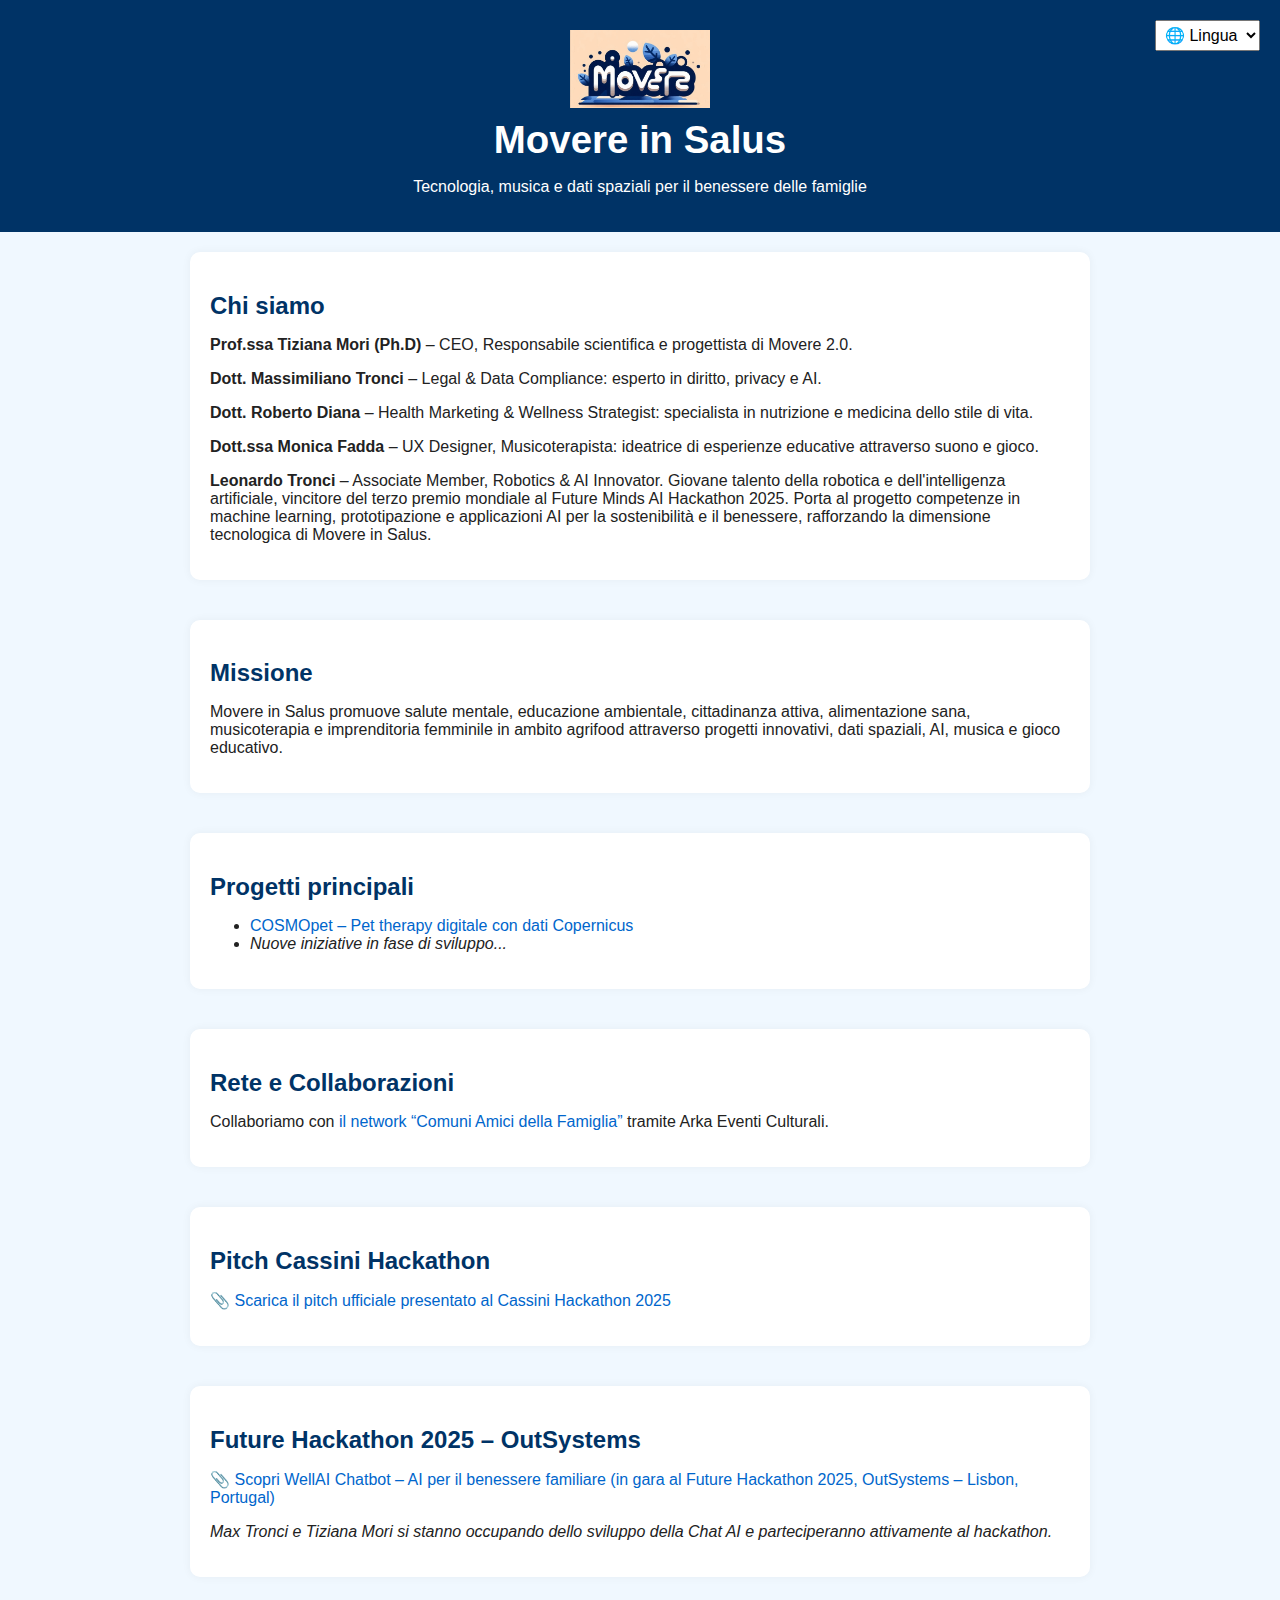
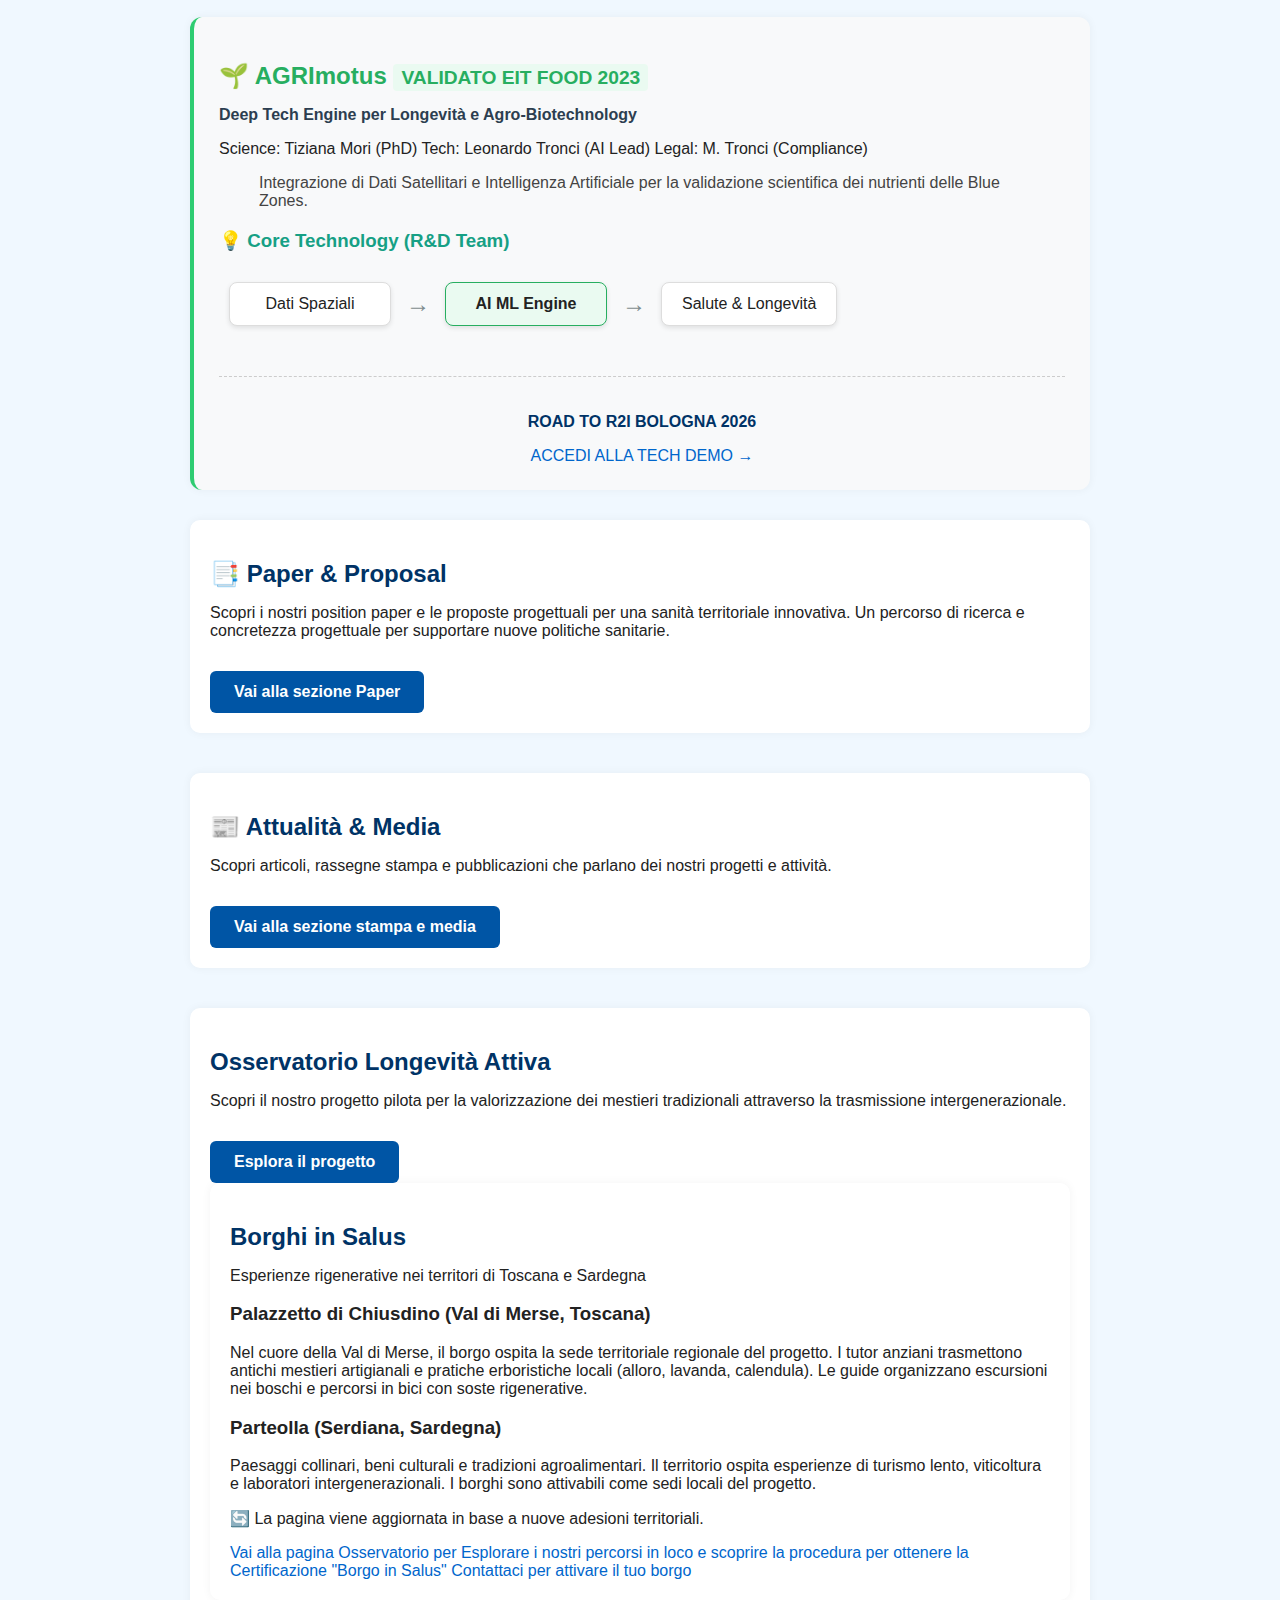
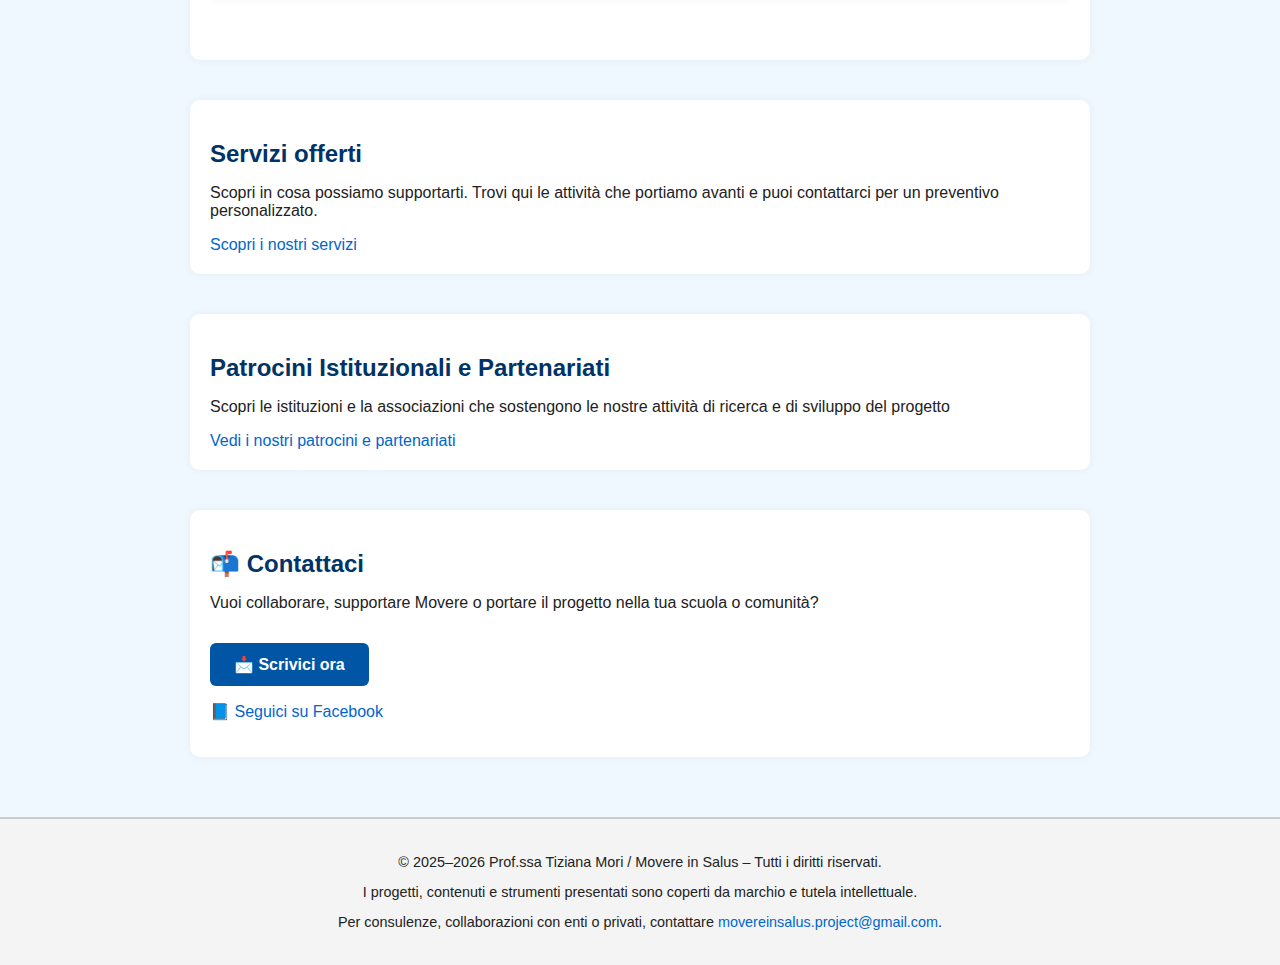
<file: index.html>
<!DOCTYPE html>
<html lang="it">
<head>
  <meta charset="UTF-8" />
  <meta name="viewport" content="width=device-width, initial-scale=1.0" />
  <title>Movere in Salus – Startup Etica per il Benessere Familiare</title>
  <style>
    body {
      font-family: 'Segoe UI', sans-serif;
      margin: 0;
      padding: 0;
      background: #f0f8ff;
      color: #222;
    }
    header {
      background-color: #003366;
      color: white;
      padding: 20px;
      text-align: center;
      position: relative;
    }
    header h1 {
      margin: 10px 0;
      font-size: 2.4em;
    }
    .logo {
      max-width: 140px;
      display: block;
      margin: 10px auto;
    }
    .language-switch {
      position: absolute;
      top: 20px;
      right: 20px;
    }
    .language-switch select {
      padding: 5px;
      font-size: 1em;
    }
    main {
      max-width: 900px;
      margin: 0 auto;
      padding: 20px;
    }
    section {
      margin-bottom: 40px;
      padding: 20px;
      background-color: #ffffff;
      border-radius: 10px;
      box-shadow: 0 0 10px rgba(0,0,0,0.05);
    }
    h2 {
      color: #003366;
      margin-bottom: 15px;
    }
    footer {
      background-color: #f4f4f4;
      padding: 20px;
      text-align: center;
      font-size: 0.9em;
      border-top: 2px solid #ccc;
    }
    a {
      color: #0066cc;
      text-decoration: none;
    }
    a:hover {
      text-decoration: underline;
    }
    .cta-button {
      display: inline-block;
      margin-top: 15px;
      background-color: #0055a5;
      color: white;
      padding: 12px 24px;
      border-radius: 6px;
      font-weight: bold;
      font-size: 1em;
    }
    .cta-button:hover {
      background-color: #0074d9;
    }
  </style>
  <link rel="stylesheet" href="addon.css">

</head>
<body>
  <header>
    <img src="Movere%202.0%20Logo.jpg" alt="Logo Movere in Salus" class="logo" />
    <h1>Movere in Salus</h1>
    <p>Tecnologia, musica e dati spaziali per il benessere delle famiglie</p>
    <div class="language-switch">
      <select onchange="translatePage(this)">
        <option value="">🌐 Lingua</option>
        <option value="en">English</option>
        <option value="fr">Français</option>
        <option value="es">Español</option>
        <option value="de">Deutsch</option>
      </select>
    </div>
  </header>

  <main>
    <section>
      <h2>Chi siamo</h2>
      <p><strong>Prof.ssa Tiziana Mori (Ph.D)</strong> – CEO, Responsabile scientifica e progettista di Movere 2.0.</p>
      <p><strong>Dott. Massimiliano Tronci</strong> – Legal & Data Compliance: esperto in diritto, privacy e AI.</p>
      <p><strong>Dott. Roberto Diana</strong> – Health Marketing & Wellness Strategist: specialista in nutrizione e medicina dello stile di vita.</p>
      <p><strong>Dott.ssa Monica Fadda</strong> – UX Designer, Musicoterapista: ideatrice di esperienze educative attraverso suono e gioco.</p>
      <p><strong>Leonardo Tronci</strong> – Associate Member, Robotics & AI Innovator. Giovane talento della robotica e dell'intelligenza artificiale, vincitore del terzo premio mondiale al Future Minds AI Hackathon 2025. Porta al progetto competenze in machine learning, prototipazione e applicazioni AI per la sostenibilità e il benessere, rafforzando la dimensione tecnologica di Movere in Salus.</p>
</section>
    </section>

    <section>
      <h2>Missione</h2>
      <p>Movere in Salus promuove salute mentale, educazione ambientale, cittadinanza attiva, alimentazione sana, musicoterapia e imprenditoria femminile in ambito agrifood attraverso progetti innovativi, dati spaziali, AI, musica e gioco educativo.</p>
    </section>

    <section>
      <h2>Progetti principali</h2>
      <ul>
        <li><a href="https://tizym.github.io/COSMOpet/" target="_blank">COSMOpet – Pet therapy digitale con dati Copernicus</a></li>
        <li><em>Nuove iniziative in fase di sviluppo...</em></li>
      </ul>
    </section>

    <section>
      <h2>Rete e Collaborazioni</h2>
      <p>
        Collaboriamo con <a href="https://www.cagliaripost.com/arka-eventi-culturali-adesione-al-network-comuni-amici-della-famiglia/" target="_blank">il network “Comuni Amici della Famiglia”</a> tramite Arka Eventi Culturali.
      </p>
    </section>

 <section>
  <h2>Pitch Cassini Hackathon</h2>
  <p>
    📎 <a href="https://github.com/TizyM/movere-in-salus/blob/main/MOVERE%202.0+CosmoPet%20(Italy)%20final_Def.pitch%20ppt%20(Cassini%20hack).pdf" target="_blank">
      Scarica il pitch ufficiale presentato al Cassini Hackathon 2025
    </a>
  </p>
</section>

<section>
  <h2>Future Hackathon 2025 – OutSystems</h2>
  <p>
    📎 <a href="https://taikai.network/outsystems/hackathons/build-for-the-future-2025/projects/cmb9h0n0k01bvxew4fdrzpxn9/idea" target="_blank">
      Scopri WellAI Chatbot – AI per il benessere familiare (in gara al Future Hackathon 2025, OutSystems – Lisbon, Portugal)
    </a>
  </p>
  <p>
    <em>Max Tronci e Tiziana Mori si stanno occupando dello sviluppo della Chat AI e parteciperanno attivamente al hackathon.</em>
  </p>
</section>
      </p>
    </section>
   

    <section class="project-section">
  <div class="project-header">
    <h2>🌱 AGRImotus <span class="project-status">VALIDATO EIT FOOD 2023</span></h2>
    <p class="project-subtitle">Deep Tech Engine per Longevità e Agro-Biotechnology</p>
    
    <div style="margin: 15px 0;">
       <span class="team-badge">Science: Tiziana Mori (PhD)</span>
       <span class="team-badge">Tech: Leonardo Tronci (AI Lead)</span>
       <span class="team-badge">Legal: M. Tronci (Compliance)</span>
    </div>
  </div>
  
  <div class="project-description">
    <blockquote style="font-weight: 500; color: #444;">
      Integrazione di Dati Satellitari e Intelligenza Artificiale per la validazione scientifica dei nutrienti delle Blue Zones.
    </blockquote>
    
    <div class="project-details">
      <h3>💡 Core Technology (R&D Team)</h3>
      <div class="solution-diagram">
        <div class="solution-node">Dati Spaziali</div>
        <div class="solution-arrow">→</div>
        <div class="solution-node highlight">AI ML Engine</div>
        <div class="solution-arrow">→</div>
        <div class="solution-node">Salute & Longevità</div>
      </div>
    </div>

    <div style="text-align: center; margin-top: 40px; padding-top: 20px; border-top: 1px dashed #ccc;">
       <p style="font-weight: bold; color: #003366;">ROAD TO R2I BOLOGNA 2026</p>
       <a href="https://tizym.github.io/movere-in-salus/demo-bologna.html" class="demo-bologna-btn">
         ACCEDI ALLA TECH DEMO →
       </a>
    </div>
  </div>
</section>

<!-- Aggiungi questo stile nell'head della tua pagina -->
<style>
.project-section {
  background: #f8f9fa;
  border-radius: 12px;
  padding: 25px;
  margin: 30px 0;
  border-left: 4px solid #2ecc71;
}

.project-header h2 {
  color: #27ae60;
  margin-bottom: 5px;
}

.project-status {
  font-size: 0.8em;
  background: #eafaf1;
  padding: 3px 8px;
  border-radius: 4px;
  color: #27ae60;
}

.project-subtitle {
  font-weight: 600;
  color: #2c3e50;
}

.project-lead {
  font-style: italic;
  color: #7f8c8d;
  margin-bottom: 20px;
}

.project-details h3 {
  color: #16a085;
  margin-top: 20px;
}

.solution-diagram {
  display: flex;
  align-items: center;
  margin: 20px 0;
  flex-wrap: wrap;
  position: relative;
}

.solution-node {
  background: white;
  border: 1px solid #ddd;
  padding: 12px 20px;
  border-radius: 8px;
  text-align: center;
  box-shadow: 0 2px 5px rgba(0,0,0,0.1);
  margin: 10px;
  min-width: 120px;
}

.solution-node.highlight {
  background: #eafaf1;
  border-color: #27ae60;
  font-weight: 600;
}

.solution-arrow {
  font-size: 1.5em;
  color: #7f8c8d;
  margin: 0 5px;
}

.solution-group {
  display: flex;
  flex-direction: column;
  gap: 20px;
}

.satellite-data {
  position: absolute;
  top: -25px;
  right: 30%;
  background: #e1f5fe;
  padding: 5px 10px;
  border-radius: 4px;
  font-size: 0.9em;
  color: #0288d1;
}

.project-contact {
  margin-top: 25px;
  text-align: center;
  padding-top: 15px;
  border-top: 1px dashed #ddd;
  } 

</style>

   

<!-- SEZIONE Paper & Proposal -->
<section>
  <h2>📑 Paper & Proposal</h2>
  <p>
    Scopri i nostri position paper e le proposte progettuali per una sanità territoriale innovativa.
    Un percorso di ricerca e concretezza progettuale per supportare nuove politiche sanitarie.
  </p>
  <a href="paper.html" class="cta-button">Vai alla sezione Paper</a>
</section>

<!-- SEZIONE Attualità & Media -->
<section>
  <h2>📰 Attualità & Media</h2>
  <p>
    Scopri articoli, rassegne stampa e pubblicazioni che parlano dei nostri progetti e attività.
  </p>
  <a href="attualita.html" class="cta-button">Vai alla sezione stampa e media</a>
</section>

    <!-- Aggiungi dopo la sezione hero/banner principale -->
<section class="featured-project">
  <div class="container">
    <div class="project-card">
      <div class="project-content">
        <h2>Osservatorio Longevità Attiva</h2>
        <p>Scopri il nostro progetto pilota per la valorizzazione dei mestieri tradizionali attraverso la trasmissione intergenerazionale.</p>
        <a href="osservatorio.html" class="cta-button">
          <i class="fas fa-arrow-right"></i> Esplora il progetto
        </a>
      </div>
      <div class="project-icon">
        <i class="fas fa-hands-helping"></i>
      </div>
    </div>

    <section id="borghi-in-salus" class="section-light">
  <div class="container">
    <h2 class="section-title">Borghi in Salus</h2>
    <p class="section-subtitle">Esperienze rigenerative nei territori di Toscana e Sardegna</p>

    <div class="borghi-grid">

      <!-- Palazzetto di Chiusdino -->
      <div class="borgo-card">
        <h3>Palazzetto di Chiusdino (Val di Merse, Toscana)</h3>
        <p>Nel cuore della Val di Merse, il borgo ospita la sede territoriale regionale del progetto.  
        I tutor anziani trasmettono antichi mestieri artigianali e pratiche erboristiche locali (alloro, lavanda, calendula).  
        Le guide organizzano escursioni nei boschi e percorsi in bici con soste rigenerative.</p>
        
      </div>

      <!-- Parteolla, Sardegna -->
      <div class="borgo-card">
        <h3>Parteolla (Serdiana, Sardegna)</h3>
        <p>Paesaggi collinari, beni culturali e tradizioni agroalimentari.  
        Il territorio ospita esperienze di turismo lento, viticoltura e laboratori intergenerazionali.  
        I borghi sono attivabili come sedi locali del progetto.</p>
      
      </div>

    </div>

    <p class="update-note">🔄 La pagina viene aggiornata in base a nuove adesioni territoriali.</p>
    <a href="https://tizym.github.io/movere-in-salus/osservatorio.html" class="btn-primary">Vai alla pagina Osservatorio per Esplorare i nostri percorsi in loco e scoprire la procedura per ottenere la Certificazione "Borgo in Salus"</a>
    <a href="mailto:movereinsalus.project@gmail.com?subject=Richiesta%20attivazione%20territoriale" class="btn-contact">
      Contattaci per attivare il tuo borgo</a>
  </div>
</section>
  </div>
</section>

    <section id="servizi-offerti" class="servizi-section">
  <div class="servizi-content">
    <h2>Servizi offerti</h2>
    <p>Scopri in cosa possiamo supportarti. Trovi qui le attività che portiamo avanti e puoi contattarci per un preventivo personalizzato.</p>
    <a href="servizi.html" class="servizi-button">Scopri i nostri servizi</a>
  </div>
</section>

    <section id="patrocini" class="patrocini-section">
  <div class="patrocini-content">
    <h2>Patrocini Istituzionali e Partenariati</h2>
    <p>Scopri le istituzioni e la associazioni che sostengono le nostre attività di ricerca e di sviluppo del progetto</p>
    <a href="patrocini.html" class="patrocini-button">Vedi i nostri patrocini e partenariati</a>
  </div>
</section>

<!-- SEZIONE Contatti -->
<section>
  <h2>📬 Contattaci</h2>
  <p>Vuoi collaborare, supportare Movere o portare il progetto nella tua scuola o comunità?</p>
  <a href="mailto:movereinsalus.project@gmail.com" class="cta-button">📩 Scrivici ora</a>
  <p>📘 <a href="https://www.facebook.com/profile.php?id=61563922102176" target="_blank">Seguici su Facebook</a></p>
</section>

  </main>

    <footer>
    <p>© 2025–2026 Prof.ssa Tiziana Mori / Movere in Salus – Tutti i diritti riservati.</p>
    <p>I progetti, contenuti e strumenti presentati sono coperti da marchio e tutela intellettuale.</p>
    <p>Per consulenze, collaborazioni con enti o privati, contattare <a href="mailto:movereinsalus.project@gmail.com">movereinsalus.project@gmail.com</a>.</p>
  </footer>


  <script>
  function translatePage(select) {
    const lang = select.value;
    if (lang) {
      const url = "https://translate.google.com/translate?hl=" + lang + "&sl=it&u=https://tizym.github.io/movere-in-salus/";
      window.open(url, "_blank");
      select.value = "";
    }
  }
</script>

</body>
</html>
</file>
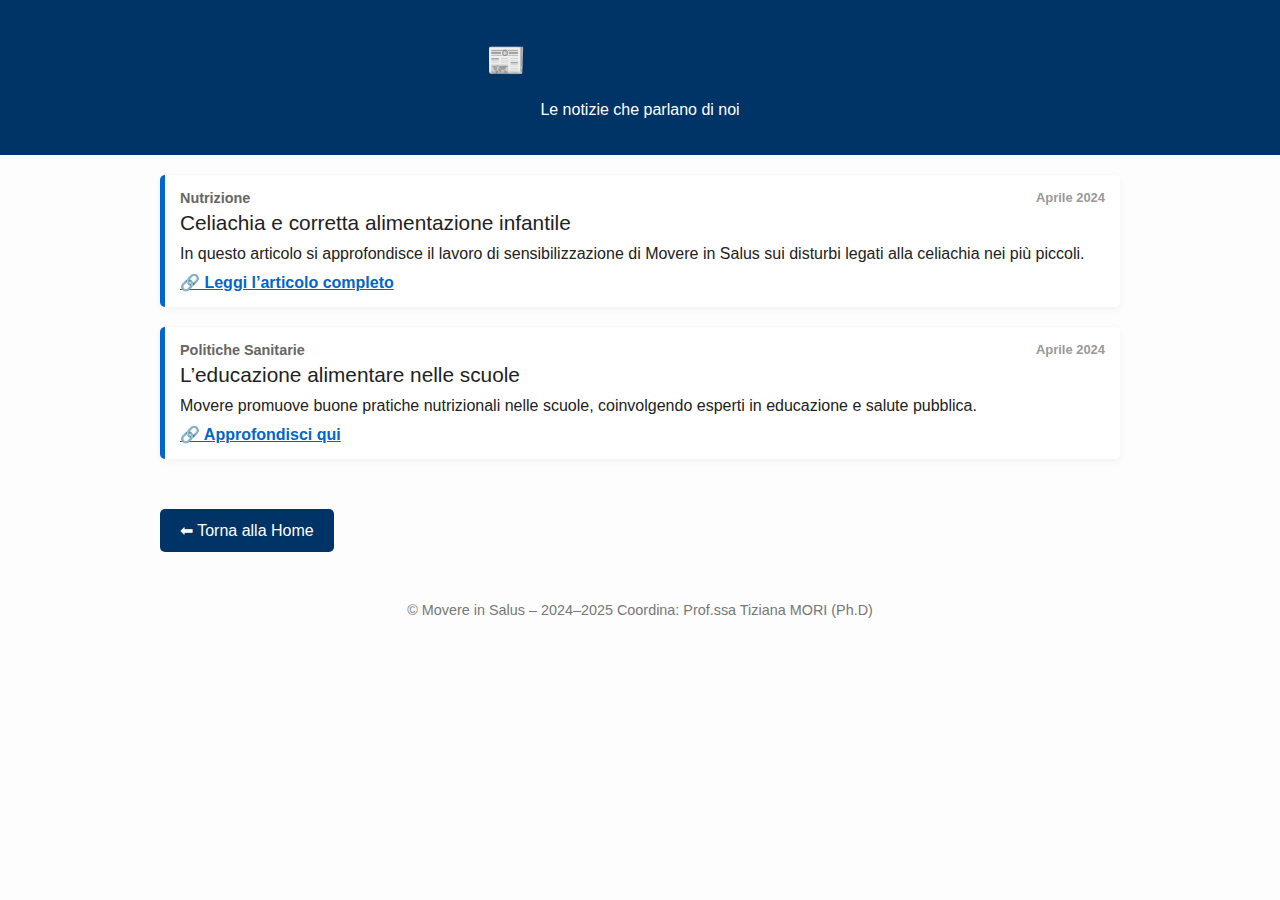
<file: attualita.html>
<!DOCTYPE html>
<html lang="it">
<head>
  <meta charset="UTF-8" />
  <meta name="viewport" content="width=device-width, initial-scale=1.0"/>
  <title>Attualità & Media – Movere in Salus</title>
  <style>
    body {
      font-family: 'Segoe UI', sans-serif;
      background: #fdfdfd;
      color: #222;
      margin: 0;
      padding: 0;
    }
    header {
      background-color: #003366;
      color: white;
      padding: 20px;
      text-align: center;
    }
    main {
      max-width: 960px;
      margin: 0 auto;
      padding: 20px;
    }
    h1, h2 {
      color: #003366;
    }
    .card {
      background: #ffffff;
      border-left: 5px solid #0066cc;
      margin-bottom: 20px;
      padding: 15px;
      border-radius: 5px;
      box-shadow: 0 2px 8px rgba(0,0,0,0.05);
    }
    .card:hover {
      background-color: #f0f8ff;
    }
    .category {
      font-weight: bold;
      color: #666;
      font-size: 0.9em;
    }
    .date {
      float: right;
      color: #999;
      font-size: 0.9em;
    }
    .card-title {
      margin: 5px 0 10px;
      font-size: 1.3em;
    }
    .card p {
      margin: 10px 0;
    }
    .card a {
      color: #0066cc;
      font-weight: bold;
    }
    footer {
      text-align: center;
      padding: 30px;
      font-size: 0.9em;
      color: #777;
    }
    .cta-button {
      display: inline-block;
      background-color: #003366;
      color: white;
      padding: 12px 20px;
      margin-top: 30px;
      text-decoration: none;
      border-radius: 5px;
    }
    .cta-button:hover {
      background-color: #0055a5;
    }
  </style>
</head>
<body>

  <header>
    <h1>📰 Attualità & Media</h1>
    <p>Le notizie che parlano di noi</p>
  </header>

  <main>

    <div class="card">
      <div class="category">Nutrizione <span class="date">Aprile 2024</span></div>
      <div class="card-title">Celiachia e corretta alimentazione infantile</div>
      <p>In questo articolo si approfondisce il lavoro di sensibilizzazione di Movere in Salus sui disturbi legati alla celiachia nei più piccoli.</p>
      <a href="LINK_ARTICOLO_1" target="_blank">🔗 Leggi l’articolo completo</a>
    </div>

    <div class="card">
      <div class="category">Politiche Sanitarie <span class="date">Aprile 2024</span></div>
      <div class="card-title">L’educazione alimentare nelle scuole</div>
      <p>Movere promuove buone pratiche nutrizionali nelle scuole, coinvolgendo esperti in educazione e salute pubblica.</p>
      <a href="LINK_ARTICOLO_2" target="_blank">🔗 Approfondisci qui</a>
    </div>

    <!-- Altri articoli possono essere aggiunti qui -->

    <a href="index.html" class="cta-button">⬅ Torna alla Home</a>

  </main>

  <footer>
    © Movere in Salus – 2024–2025 Coordina: Prof.ssa Tiziana MORI (Ph.D)
  </footer>

</body>
</html>
</file>
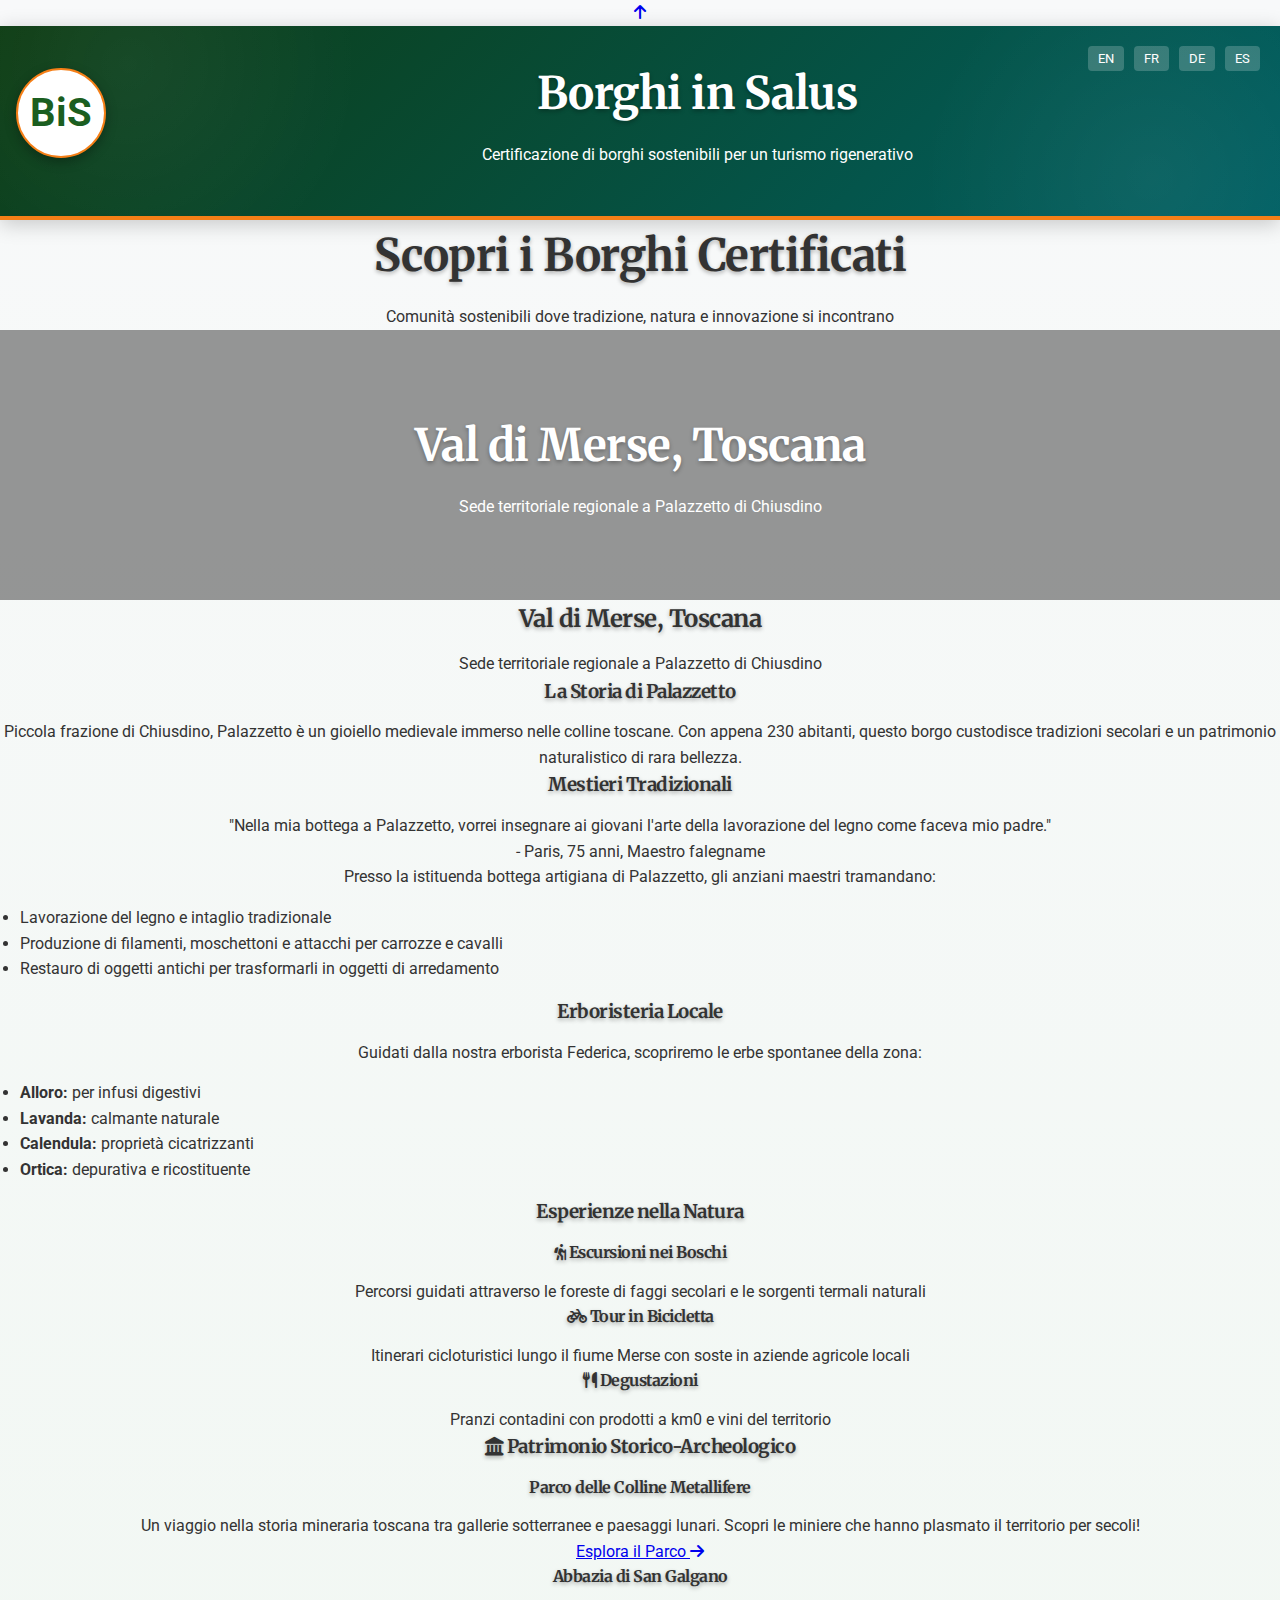
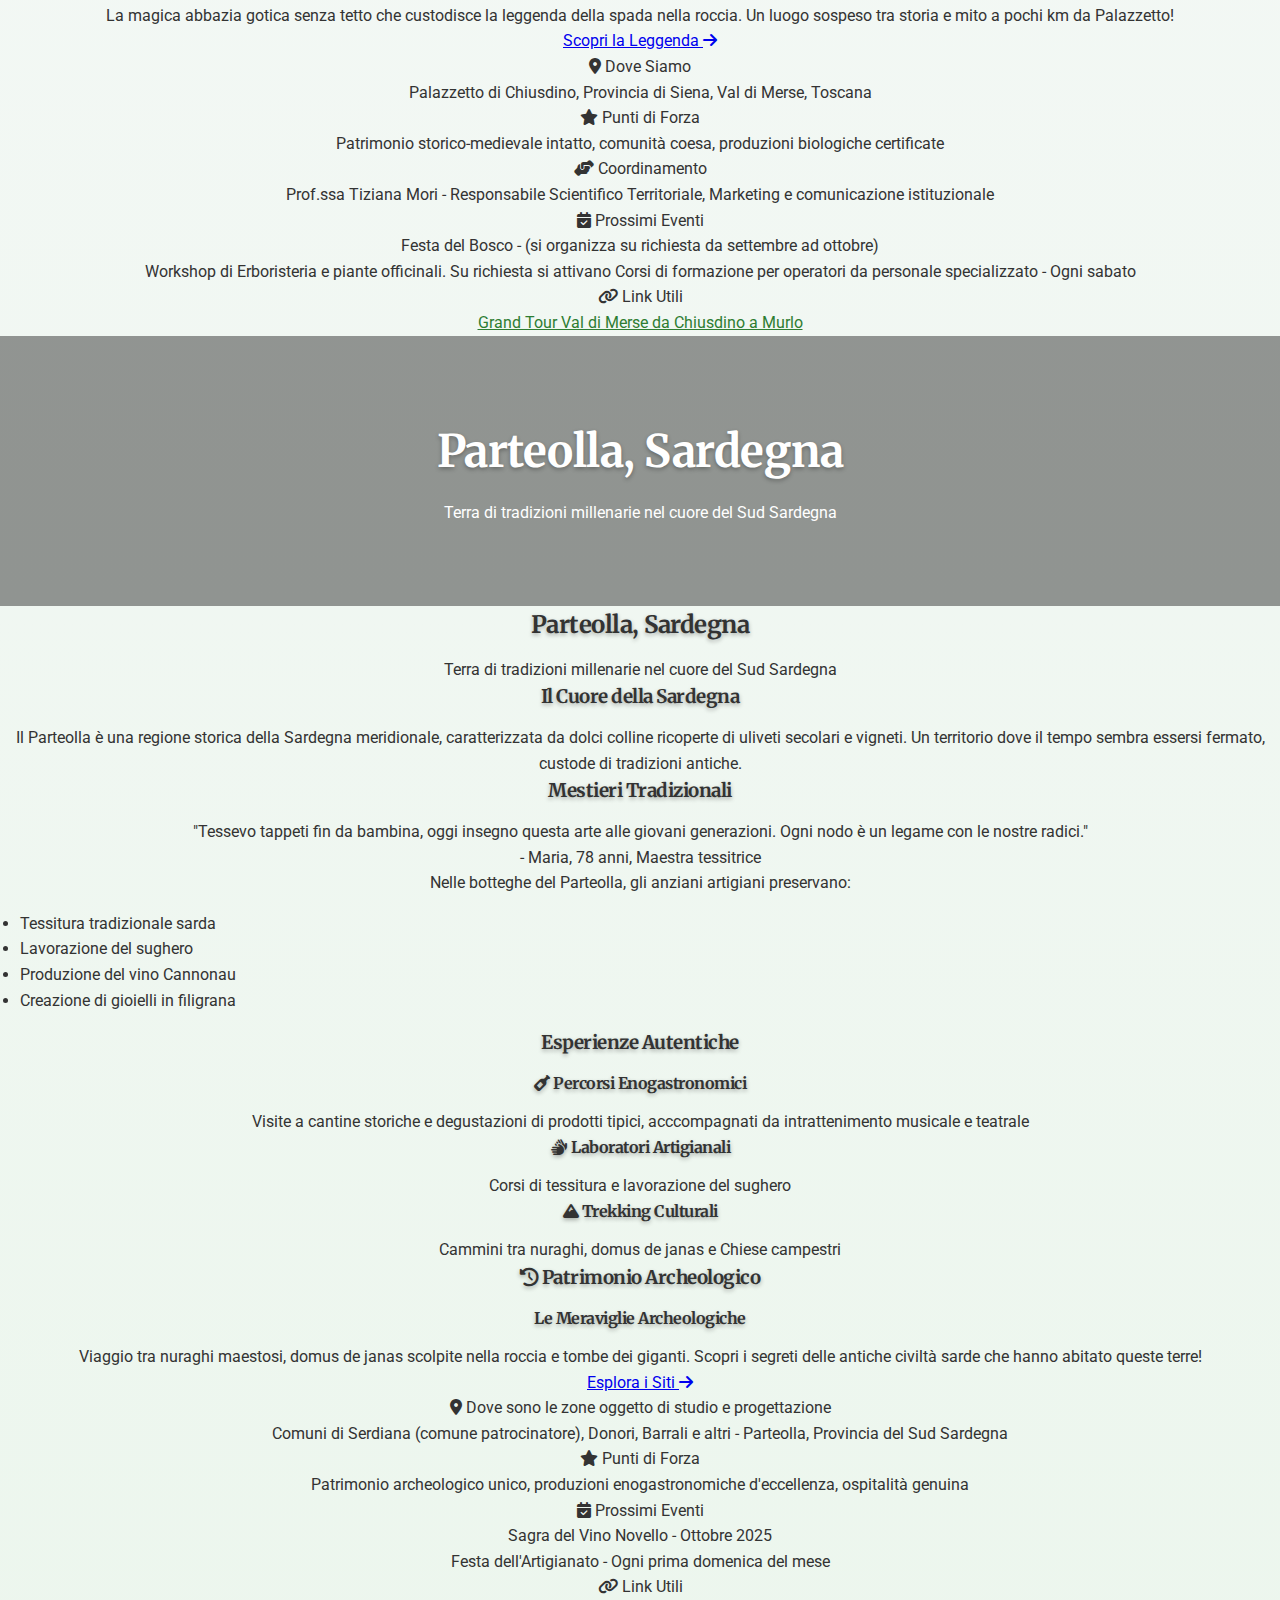
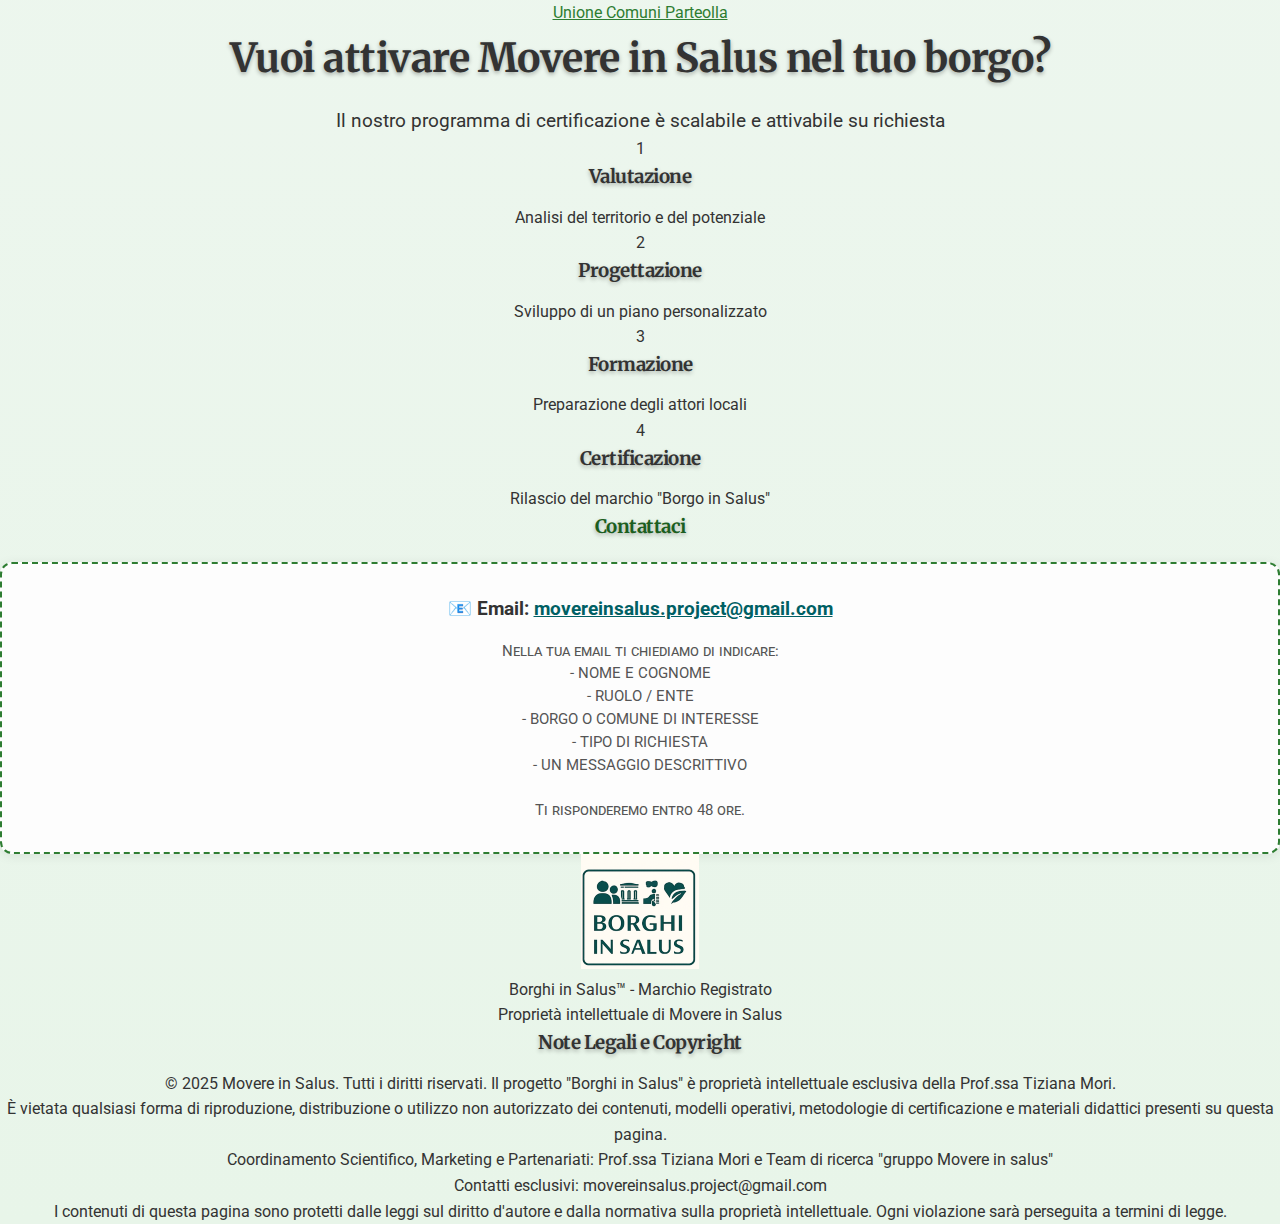
<file: borghi.html>
<!DOCTYPE html>
<html lang="it">
<head>
  <meta charset="UTF-8">
  <meta name="viewport" content="width=device-width, initial-scale=1.0">
  <title>Borghi in Salus - Certificazione Borghi Sostenibili</title>
  <link rel="stylesheet" href="https://cdnjs.cloudflare.com/ajax/libs/font-awesome/6.4.0/css/all.min.css">
  <link href="https://fonts.googleapis.com/css2?family=Roboto:wght@300;400;500;700&family=Merriweather:wght@400;700&display=swap" rel="stylesheet">
  <style>
    :root {
      --primary: #2e7d32;
      --secondary: #006064;
      --accent: #f57f17;
      --light: #f1f8e9;
      --dark: #1b5e20;
      --darker: #0d3c13;
      --transition: all 0.4s ease;
    }
    
    * {
      box-sizing: border-box;
      margin: 0;
      padding: 0;
      font-family: 'Roboto', sans-serif;
    }
    
    body {
      background-color: #f8f9fa;
      color: #333;
      line-height: 1.6;
      position: relative;
      background-image: linear-gradient(to bottom, #f8f9fa 0%, #e8f5e9 100%);
      text-align: center; /* Centratura generale di tutto il testo */
    }
    
    /* Header */
    header {
      background: linear-gradient(135deg, var(--darker), var(--secondary));
      color: white;
      padding: 2rem 1rem;
      box-shadow: 0 4px 20px rgba(0,0,0,0.2);
      position: relative;
      overflow: hidden;
      border-bottom: 4px solid var(--accent);
    }
    
    .header-pattern {
      position: absolute;
      top: 0;
      left: 0;
      width: 100%;
      height: 100%;
      background-image: 
        radial-gradient(circle at 10% 20%, rgba(255,255,255,0.05) 0%, transparent 20%),
        radial-gradient(circle at 90% 80%, rgba(255,255,255,0.05) 0%, transparent 20%);
      pointer-events: none;
    }
    
    .logo-container {
      display: flex;
      align-items: center;
      justify-content: center;
      gap: 1.5rem;
      margin-bottom: 1rem;
      position: relative;
      z-index: 2;
    }
    
    .logo {
      width: 90px;
      height: 90px;
      background: white;
      border-radius: 50%;
      display: grid;
      place-items: center;
      font-size: 2.5rem;
      color: var(--dark);
      font-weight: bold;
      box-shadow: 0 4px 12px rgba(0,0,0,0.3);
      border: 2px solid var(--accent);
    }
    
    .header-content {
      max-width: 900px;
      margin: 0 auto;
    }
    
    h1, h2, h3, h4, h5, h6 {
      font-family: 'Merriweather', serif;
      margin-bottom: 0.8rem;
      text-shadow: 0 2px 4px rgba(0,0,0,0.3);
      letter-spacing: -0.5px;
    }
    
    h1 {
      font-size: 2.8rem;
    }
    
    .language-switcher {
      position: absolute;
      top: 20px;
      right: 20px;
      display: flex;
      gap: 10px;
    }
    
    .lang-btn {
      background: rgba(255,255,255,0.2);
      border: none;
      color: white;
      padding: 5px 10px;
      border-radius: 4px;
      cursor: pointer;
      transition: var(--transition);
    }
    
    .lang-btn:hover {
      background: rgba(255,255,255,0.3);
    }
    
    /* Borgo Hero Section */
    .borgo-hero {
      background: linear-gradient(rgba(0, 0, 0, 0.6), url('https://images.unsplash.com/photo-1515586838455-8f8f940d6853?ixlib=rb-4.0.3') center/cover;
      padding: 100px 20px;
      color: white;
      position: relative;
    }
    
    .borgo-hero h1 {
      font-size: 3rem;
      margin-bottom: 20px;
    }
    
    .borgo-hero p {
      font-size: 1.5rem;
      max-width: 800px;
      margin: 0 auto;
    }
    
    /* Borgo Sections */
    .borgo-section {
      max-width: 1200px;
      margin: 50px auto;
      padding: 0 20px;
    }
    
    .borgo-container {
      background: white;
      border-radius: 12px;
      overflow: hidden;
      box-shadow: 0 8px 25px rgba(0,0,0,0.08);
      margin-bottom: 50px;
    }
    
    /* Nuovo stile per Palazzetto */
    .palazzetto-container {
      background: linear-gradient(to bottom, #ffffff, #f1f8e9);
      border: 3px solid #2e7d32;
      border-radius: 15px;
    }
    
    /* Nuovo stile per Parteolla */
    .parteolla-container {
      background: linear-gradient(to bottom, #ffffff, #e3f2fd);
      border: 3px solid #006064;
      border-radius: 15px;
    }
    
    .borgo-header {
      background: var(--primary);
      color: white;
      padding: 30px;
      position: relative;
    }
    
    .borgo-title {
      font-size: 2.3rem;
      margin-bottom: 10px;
    }
    
    .borgo-subtitle {
      font-size: 1.2rem;
      opacity: 0.9;
    }
    
    .borgo-content {
      padding: 30px;
      display: grid;
      grid-template-columns: 1fr 1fr;
      gap: 30px;
    }
    
    .borgo-story {
      line-height: 1.8;
      text-align: left; /* Testo giustificato a sinistra per leggibilità */
    }
    
    .borgo-story h3 {
      color: var(--darker);
      margin: 20px 0 15px;
      font-size: 1.5rem;
      border-bottom: 2px solid var(--accent);
      padding-bottom: 5px;
      display: inline-block;
      text-align: center; /* Centratura dei titoli */
      width: 100%; /* Occupa tutta la larghezza */
    }
    
    .borgo-highlights {
      background: var(--light);
      padding: 25px;
      border-radius: 10px;
      text-align: left; /* Testo giustificato a sinistra per leggibilità */
    }
    
    .highlight-item {
      margin-bottom: 20px;
      padding-bottom: 20px;
      border-bottom: 1px solid rgba(0,0,0,0.1);
    }
    
    .highlight-item:last-child {
      border-bottom: none;
      margin-bottom: 0;
      padding-bottom: 0;
    }
    
    .highlight-title {
      display: flex;
      align-items: center;
      gap: 10px;
      color: var(--darker);
      margin-bottom: 10px;
      font-weight: bold;
      justify-content: center; /* Centratura dei titoli */
    }
    
    .testimonial {
      background: white;
      border-left: 4px solid var(--accent);
      padding: 20px;
      margin: 20px 0;
      font-style: italic;
      box-shadow: 0 3px 10px rgba(0,0,0,0.05);
      text-align: center; /* Centratura delle testimonianze */
    }
    
    .testimonial-author {
      font-weight: bold;
      margin-top: 10px;
      font-style: normal;
    }
    
    .activity-grid {
      display: grid;
      grid-template-columns: repeat(auto-fit, minmax(300px, 1fr));
      gap: 25px;
      margin-top: 30px;
    }
    
    .activity-card {
      background: var(--light);
      border-radius: 10px;
      padding: 20px;
      border: 1px solid rgba(0,0,0,0.1);
      text-align: center; /* Centratura del contenuto */
    }
    
    .activity-card h4 {
      color: var(--darker);
      margin-bottom: 15px;
      font-size: 1.3rem;
    }
    
    .gallery {
      display: grid;
      grid-template-columns: repeat(auto-fit, minmax(250px, 1fr));
      gap: 15px;
      margin-top: 30px;
    }
    
    .gallery img {
      width: 100%;
      height: 200px;
      object-fit: cover;
      border-radius: 8px;
      box-shadow: 0 4px 10px rgba(0,0,0,0.1);
    }
    
    /* Certificazione Section */
    .certification-section {
      background: linear-gradient(135deg, var(--darker), var(--secondary));
      padding: 60px 20px;
      color: white;
    }
    
    .certification-container {
      max-width: 800px;
      margin: 0 auto;
    }
    
    .certification-steps {
      display: flex;
      justify-content: center;
      flex-wrap: wrap;
      gap: 30px;
      margin: 40px 0;
    }
    
    .step-card {
      background: rgba(255,255,255,0.1);
      border-radius: 10px;
      padding: 25px;
      width: 220px;
      backdrop-filter: blur(5px);
      border: 1px solid rgba(255,255,255,0.2);
      box-shadow: 0 8px 16px rgba(0,0,0,0.2); /* Aggiunta ombra per effetto box */
    }
    
    .step-number {
      background: var(--accent);
      width: 50px;
      height: 50px;
      border-radius: 50%;
      display: flex;
      align-items: center;
      justify-content: center;
      font-size: 1.5rem;
      font-weight: bold;
      margin: 0 auto 15px;
    }
    
    .contact-form {
      background: white;
      border-radius: 12px;
      padding: 30px;
      max-width: 700px;
      margin: 40px auto 0;
      box-shadow: 0 8px 25px rgba(0,0,0,0.1);
      text-align: center; /* Centratura del form */
    }
    
    .form-group {
      margin-bottom: 20px;
      text-align: left; /* Allineamento a sinistra per i campi */
    }
    
    .form-group label {
      display: block;
      margin-bottom: 8px;
      font-weight: bold;
      color: var(--darker);
    }
    
    .form-group input, 
    .form-group textarea, 
    .form-group select {
      width: 100%;
      padding: 12px;
      border: 1px solid #ddd;
      border-radius: 8px;
      font-size: 1rem;
    }
    
    .form-row {
      display: grid;
      grid-template-columns: 1fr 1fr;
      gap: 20px;
    }
    
    .submit-btn {
      background: var(--accent);
      color: white;
      border: none;
      padding: 15px 30px;
      font-size: 1.1rem;
      font-weight: bold;
      border-radius: 8px;
      cursor: pointer;
      transition: var(--transition);
      display: block;
      margin: 20px auto 0;
    }
    
    .submit-btn:hover {
      background: #e06c00;
    }
    
    /* Footer */
    .footer {
      background: linear-gradient(to bottom, var(--darker), var(--secondary));
      color: white;
      padding: 4rem 2rem;
      position: relative;
    }
    
    .footer::before {
      content: "";
      position: absolute;
      top: 0;
      left: 0;
      right: 0;
      height: 4px;
      background: linear-gradient(90deg, var(--accent), var(--primary));
    }
    
    .legal-info {
      max-width: 900px;
      margin: 0 auto;
      text-align: left;
      background: rgba(0,0,0,0.2);
      padding: 25px;
      border-radius: 10px;
      margin-top: 30px;
    }
    
    .legal-title {
      color: var(--accent);
      margin-bottom: 15px;
      font-size: 1.3rem;
      text-align: center; /* Centratura titolo legale */
    }
    
    .copyright {
      margin-top: 3rem;
      opacity: 0.8;
      font-size: 0.95rem;
      max-width: 800px;
      margin-left: auto;
      margin-right: auto;
      line-height: 1.7;
      border-top: 1px solid rgba(255,255,255,0.1);
      padding-top: 2rem;
      text-align: center; /* Centratura copyright */
    }
    
    .trademark {
      display: flex;
      justify-content: center;
      align-items: center;
      gap: 15px;
      margin-top: 20px;
    }
    
    .trademark img {
      height: 50px;
    }
    
    /* Responsive */
    @media (max-width: 992px) {
      .borgo-content {
        grid-template-columns: 1fr;
      }
      
      .form-row {
        grid-template-columns: 1fr;
      }
    }
    
    @media (max-width: 768px) {
      h1 {
        font-size: 2.2rem;
      }
      
      .borgo-hero h1 {
        font-size: 2.5rem;
      }
      
      .borgo-title {
        font-size: 1.8rem;
      }
      
      .certification-steps {
        flex-direction: column;
        align-items: center;
      }
    }
    
    @media print {
      .language-switcher, .borgo-hero, .gallery, .certification-section, .footer {
        display: none;
      }
      
      body {
        background: white;
      }
      
      .borgo-section {
        margin: 20px 0;
      }
      
      .borgo-container {
        box-shadow: none;
        page-break-inside: avoid;
      }
    }
  </style>
</head>
<body>
  <a href="#" class="back-to-top" id="backToTop">
    <i class="fas fa-arrow-up"></i>
  </a>

  <!-- Header -->
  <header>
    <div class="header-pattern"></div>
    <div class="logo-container">
      <div class="logo">BiS</div>
      <div class="header-content">
        <h1>Borghi in Salus</h1>
        <p class="subtitle">Certificazione di borghi sostenibili per un turismo rigenerativo</p>
      </div>
    </div>
    
    <div class="language-switcher">
      <button class="lang-btn">EN</button>
      <button class="lang-btn">FR</button>
      <button class="lang-btn">DE</button>
      <button class="lang-btn">ES</button>
    </div>
  </header>
  
  <!-- Hero Section -->
  <section class="borgo-hero">
    <h1>Scopri i Borghi Certificati</h1>
    <p>Comunità sostenibili dove tradizione, natura e innovazione si incontrano</p>
  </section>
  
  <!-- Val di Merse Section -->
  <section id="val-di-merse" class="borgo-section">
  <div class="borgo-hero" style="background: linear-gradient(rgba(0,0,0,0.4), rgba(0,0,0,0.4)), url('https://raw.githubusercontent.com/TizyM/movere-in-salus/main/Palazzetto%20(SI).jpg') center/cover; padding: 80px 20px; color: white;">
    <h1>Val di Merse, Toscana</h1>
    <p>Sede territoriale regionale a Palazzetto di Chiusdino</p>
  </div>

  <div class="borgo-container palazzetto-container">

      <div class="borgo-header">
        <h2 class="borgo-title">Val di Merse, Toscana</h2>
        <p class="borgo-subtitle">Sede territoriale regionale a Palazzetto di Chiusdino</p>
      </div>
      
      <div class="borgo-content">
        <div class="borgo-story">
          <h3>La Storia di Palazzetto</h3>
          <p>Piccola frazione di Chiusdino, Palazzetto è un gioiello medievale immerso nelle colline toscane. Con appena 230 abitanti, questo borgo custodisce tradizioni secolari e un patrimonio naturalistico di rara bellezza.</p>
          
          <h3>Mestieri Tradizionali</h3>
          <div class="testimonial">
            "Nella mia bottega a Palazzetto, vorrei insegnare ai giovani l'arte della lavorazione del legno come faceva mio padre."
            <div class="testimonial-author">- Paris, 75 anni, Maestro falegname</div>
          </div>
          
          <p>Presso la istituenda bottega artigiana di Palazzetto, gli anziani maestri tramandano:</p>
          <ul style="padding-left: 20px; margin: 15px 0; text-align: left;">
            <li>Lavorazione del legno e intaglio tradizionale</li>
            <li>Produzione di filamenti, moschettoni e attacchi per carrozze e cavalli </li>
            <li>Restauro di oggetti antichi per trasformarli in oggetti di arredamento</li>
          </ul>
          
          <h3>Erboristeria Locale</h3>
          <p>Guidati dalla nostra erborista Federica, scopriremo le erbe spontanee della zona:</p>
          <ul style="padding-left: 20px; margin: 15px 0; text-align: left;">
            <li><strong>Alloro:</strong> per infusi digestivi</li>
            <li><strong>Lavanda:</strong> calmante naturale</li>
            <li><strong>Calendula:</strong> proprietà cicatrizzanti</li>
            <li><strong>Ortica:</strong> depurativa e ricostituente</li>
          </ul>
          
          <h3>Esperienze nella Natura</h3>
          <div class="activity-grid">
            <div class="activity-card">
              <h4><i class="fas fa-hiking"></i> Escursioni nei Boschi</h4>
              <p>Percorsi guidati attraverso le foreste di faggi secolari e le sorgenti termali naturali</p>
            </div>
            
            <div class="activity-card">
              <h4><i class="fas fa-bicycle"></i> Tour in Bicicletta</h4>
              <p>Itinerari cicloturistici lungo il fiume Merse con soste in aziende agricole locali</p>
            </div>
            
            <div class="activity-card">
              <h4><i class="fas fa-utensils"></i> Degustazioni</h4>
              <p>Pranzi contadini con prodotti a km0 e vini del territorio</p>
            </div>
          </div>
        </div>
        <!-- Aggiungi questo codice nella sezione Palazzetto -->
<div class="heritage-section">
  <h3><i class="fas fa-landmark"></i> Patrimonio Storico-Archeologico</h3>
  <div class="heritage-grid">
    <div class="heritage-card">
      <div class="heritage-image" style="background-image: url('https://parcocollinemetallifere.it/wp-content/uploads/2020/07/miniere-parco-colline-metallifere.jpg');"></div>
      <div class="heritage-content">
        <h4>Parco delle Colline Metallifere</h4>
        <p>Un viaggio nella storia mineraria toscana tra gallerie sotterranee e paesaggi lunari. Scopri le miniere che hanno plasmato il territorio per secoli!</p>
        <a href="https://parcocollinemetallifere.it/" target="_blank" class="heritage-btn">Esplora il Parco <i class="fas fa-arrow-right"></i></a>
      </div>
    </div>
    
    <div class="heritage-card">
      <div class="heritage-image" style="background-image: url('https://www.fondazionesangalgano.it/wp-content/uploads/2019/02/abbazia-san-galgano.jpg');"></div>
      <div class="heritage-content">
        <h4>Abbazia di San Galgano</h4>
        <p>La magica abbazia gotica senza tetto che custodisce la leggenda della spada nella roccia. Un luogo sospeso tra storia e mito a pochi km da Palazzetto!</p>
        <a href="https://www.fondazionesangalgano.it/home/progetti/abbazia-san-galgano.html" target="_blank" class="heritage-btn">Scopri la Leggenda <i class="fas fa-arrow-right"></i></a>
      </div>
    </div>
  </div>
</div>
        
        <div class="borgo-highlights">
          <div class="highlight-item">
            <div class="highlight-title">
              <i class="fas fa-map-marker-alt"></i>
              <span>Dove Siamo</span>
            </div>
            <p>Palazzetto di Chiusdino, Provincia di Siena, Val di Merse, Toscana</p>
          </div>
          
          <div class="highlight-item">
            <div class="highlight-title">
              <i class="fas fa-star"></i>
              <span>Punti di Forza</span>
            </div>
            <p>Patrimonio storico-medievale intatto, comunità coesa, produzioni biologiche certificate</p>
          </div>
          
          <div class="highlight-item">
            <div class="highlight-title">
              <i class="fas fa-hands-helping"></i>
              <span>Coordinamento</span>
            </div>
            <p>Prof.ssa Tiziana Mori - Responsabile Scientifico Territoriale, Marketing e comunicazione istituzionale</p>
          </div>
          
          <div class="highlight-item">
            <div class="highlight-title">
              <i class="fas fa-calendar-check"></i>
              <span>Prossimi Eventi</span>
            </div>
            <p>Festa del Bosco - (si organizza su richiesta da settembre ad ottobre)<br>Workshop di Erboristeria e piante officinali. Su richiesta si attivano Corsi di formazione per operatori da personale specializzato - Ogni sabato</p>
          </div>
          
          <div class="highlight-item">
            <div class="highlight-title">
              <i class="fas fa-link"></i>
              <span>Link Utili</span>
            </div>
            <p><a href="https://www.visittuscany.com/it/idee/le-ricchezze-della-val-di-merse-da-chiusdino-a-murlo/" style="color: var(--primary);">Grand Tour Val di Merse da Chiusdino a Murlo</a></p>
          </div>
        </div>
      </div>
    </div>
  </section>
  
  <!-- Parteolla Section -->
  <section id="parteolla" class="borgo-section">
  <div class="borgo-hero" style="background: linear-gradient(rgba(0,0,0,0.4), rgba(0,0,0,0.4)), url('https://raw.githubusercontent.com/TizyM/movere-in-salus/main/Parteolla.jpg') center/cover; padding: 80px 20px; color: white;">
    <h1>Parteolla, Sardegna</h1>
    <p>Terra di tradizioni millenarie nel cuore del Sud Sardegna</p>
  </div>

  <div class="borgo-container parteolla-container">

      <div class="borgo-header">
        <h2 class="borgo-title">Parteolla, Sardegna</h2>
        <p class="borgo-subtitle">Terra di tradizioni millenarie nel cuore del Sud Sardegna</p>
      </div>
      
      <div class="borgo-content">
        <div class="borgo-story">
          <h3>Il Cuore della Sardegna</h3>
          <p>Il Parteolla è una regione storica della Sardegna meridionale, caratterizzata da dolci colline ricoperte di uliveti secolari e vigneti. Un territorio dove il tempo sembra essersi fermato, custode di tradizioni antiche.</p>
          
          <h3>Mestieri Tradizionali</h3>
          <div class="testimonial">
            "Tessevo tappeti fin da bambina, oggi insegno questa arte alle giovani generazioni. Ogni nodo è un legame con le nostre radici."
            <div class="testimonial-author">- Maria, 78 anni, Maestra tessitrice</div>
          </div>
          
          <p>Nelle botteghe del Parteolla, gli anziani artigiani preservano:</p>
          <ul style="padding-left: 20px; margin: 15px 0; text-align: left;">
            <li>Tessitura tradizionale sarda</li>
            <li>Lavorazione del sughero</li>
            <li>Produzione del vino Cannonau</li>
            <li>Creazione di gioielli in filigrana</li>
          </ul>
          
          <h3>Esperienze Autentiche</h3>
          <div class="activity-grid">
            <div class="activity-card">
              <h4><i class="fas fa-wine-bottle"></i> Percorsi Enogastronomici</h4>
              <p>Visite a cantine storiche e degustazioni di prodotti tipici, acccompagnati da intrattenimento musicale e teatrale</p>
            </div>
            
            <div class="activity-card">
              <h4><i class="fas fa-hands"></i> Laboratori Artigianali</h4>
              <p>Corsi di tessitura e lavorazione del sughero</p>
            </div>
            
            <div class="activity-card">
              <h4><i class="fas fa-mountain"></i> Trekking Culturali</h4>
              <p>Cammini tra nuraghi, domus de janas e Chiese campestri</p>
            </div>
          </div>
        </div>
        <!-- Aggiungi questo codice nella sezione Parteolla -->
<div class="heritage-section">
  <h3><i class="fas fa-history"></i> Patrimonio Archeologico</h3>
  <div class="heritage-grid">
    <div class="heritage-card">
      <div class="heritage-image" style="background-image: url('https://www.unionecomuniparteolla.ca.it/images/stories/aree_archeologiche/domus_janas.jpg');"></div>
      <div class="heritage-content">
        <h4>Le Meraviglie Archeologiche</h4>
        <p>Viaggio tra nuraghi maestosi, domus de janas scolpite nella roccia e tombe dei giganti. Scopri i segreti delle antiche civiltà sarde che hanno abitato queste terre!</p>
        <a href="https://www.unionecomuniparteolla.ca.it/citta-e-territorio/info-turismo/luoghi-di-interesse-culturale/aree-archeologiche.html" target="_blank" class="heritage-btn">Esplora i Siti <i class="fas fa-arrow-right"></i></a>
      </div>
    </div>
  </div>
</div>
        
        <div class="borgo-highlights">
          <div class="highlight-item">
            <div class="highlight-title">
              <i class="fas fa-map-marker-alt"></i>
              <span>Dove sono le zone oggetto di studio e progettazione</span>
            </div>
            <p>Comuni di Serdiana (comune patrocinatore), Donori, Barrali e altri - Parteolla, Provincia del Sud Sardegna</p>
          </div>
          
          <div class="highlight-item">
            <div class="highlight-title">
              <i class="fas fa-star"></i>
              <span>Punti di Forza</span>
            </div>
            <p>Patrimonio archeologico unico, produzioni enogastronomiche d'eccellenza, ospitalità genuina</p>
          </div>
          
          <div class="highlight-item">
            <div class="highlight-title">
              <i class="fas fa-calendar-check"></i>
              <span>Prossimi Eventi</span>
            </div>
            <p>Sagra del Vino Novello - Ottobre 2025<br>Festa dell'Artigianato - Ogni prima domenica del mese</p>
          </div>
          
          <div class="highlight-item">
            <div class="highlight-title">
              <i class="fas fa-link"></i>
              <span>Link Utili</span>
            </div>
            <p><a href="https://www.unionecomuniparteolla.ca.it/" style="color: var(--primary);">Unione Comuni Parteolla</a></p>
          </div>
        </div>
      </div>
    </div>
  </section>
  
  <!-- Certificazione Section -->
  <section id="certificazione" class="certification-section">
    <div class="certification-container">
      <h2 style="font-size: 2.5rem; margin-bottom: 1rem;">Vuoi attivare Movere in Salus nel tuo borgo?</h2>
      <p style="font-size: 1.2rem; max-width: 700px; margin: 0 auto;">Il nostro programma di certificazione è scalabile e attivabile su richiesta</p>
      
      <div class="certification-steps">
        <div class="step-card">
          <div class="step-number">1</div>
          <h3>Valutazione</h3>
          <p>Analisi del territorio e del potenziale</p>
        </div>
        
        <div class="step-card">
          <div class="step-number">2</div>
          <h3>Progettazione</h3>
          <p>Sviluppo di un piano personalizzato</p>
        </div>
        
        <div class="step-card">
          <div class="step-number">3</div>
          <h3>Formazione</h3>
          <p>Preparazione degli attori locali</p>
        </div>
        
        <div class="step-card">
          <div class="step-number">4</div>
          <h3>Certificazione</h3>
          <p>Rilascio del marchio "Borgo in Salus"</p>
        </div>
      </div>
      
      <!-- Sezione Contatti -->
      <div class="contact-form">
        <h3 style="margin-bottom: 20px; color: #1b5e20;">Contattaci</h3>
        <div style="background: #fdfdfd; border: 2px dashed #2e7d32; padding: 30px; border-radius: 12px; text-align: center; box-shadow: 0 2px 12px rgba(0,0,0,0.08);">
          <p style="font-size: 1.2rem; margin-bottom: 15px;">
            <strong>📧 Email:</strong> 
            <a href="mailto:movereinsalus.project@gmail.com" style="color: #006064; font-weight: bold;">
              movereinsalus.project@gmail.com
            </a>
          </p>
          <p style="font-size: 0.95rem; color: #555; line-height: 1.5; font-variant: small-caps;">
            Nella tua email ti chiediamo di indicare: <br/>
            - NOME E COGNOME<br/>
            - RUOLO / ENTE<br/>
            - BORGO O COMUNE DI INTERESSE<br/>
            - TIPO DI RICHIESTA<br/>
            - UN MESSAGGIO DESCRITTIVO<br/><br/>
            Ti risponderemo entro 48 ore.
          </p>
        </div>
      </div>
    </div>
  </section>
  
  <!-- Footer -->
  <footer class="footer">
    <div class="footer-content">
      <div class="trademark">
        <img src="Borghi%20in%20salus-marchio%20certificato%20per%20i%20Comuni.png" alt="Marchio Borghi in Salus">
        <div>
          <p>Borghi in Salus™ - Marchio Registrato</p>
          <p>Proprietà intellettuale di Movere in Salus</p>
        </div>
      </div>
      
      <div class="legal-info">
        <h3 class="legal-title">Note Legali e Copyright</h3>
        <p>© 2025 Movere in Salus. Tutti i diritti riservati. 
          Il progetto "Borghi in Salus" è proprietà intellettuale esclusiva della Prof.ssa Tiziana Mori.</p>
        <p>È vietata qualsiasi forma di riproduzione, distribuzione o utilizzo non autorizzato dei contenuti, modelli operativi, metodologie di certificazione e materiali didattici presenti su questa pagina.</p>
        <p>Coordinamento Scientifico, Marketing e Partenariati: Prof.ssa Tiziana Mori e Team di ricerca "gruppo Movere in salus"</p>
        <p>Contatti esclusivi: movereinsalus.project@gmail.com</p>
      </div>
      
      <div class="copyright">
        <p>I contenuti di questa pagina sono protetti dalle leggi sul diritto d'autore e dalla normativa sulla proprietà intellettuale. Ogni violazione sarà perseguita a termini di legge.</p>
      </div>
    </div>
  </footer>

  <script>
    // Back to top button
    const backToTopButton = document.getElementById('backToTop');
    
    window.addEventListener('scroll', () => {
      if (window.pageYOffset > 300) {
        backToTopButton.classList.add('visible');
      } else {
        backToTopButton.classList.remove('visible');
      }
    });
    
    backToTopButton.addEventListener('click', (e) => {
      e.preventDefault();
      window.scrollTo({
        top: 0,
        behavior: 'smooth'
      });
    });
    
    // Form submission
    const form = document.querySelector('form');
    form.addEventListener('submit', (e) => {
      e.preventDefault();
      alert('Grazie per la tua richiesta! Sarai ricontattato entro 48 ore.');
      form.reset();
    });
    
    // Language switcher (placeholder)
    document.querySelectorAll('.lang-btn').forEach(btn => {
      btn.addEventListener('click', () => {
        alert('Funzionalità di traduzione in fase di implementazione');
      });
    });
  </script>
</body>
</html>
</file>
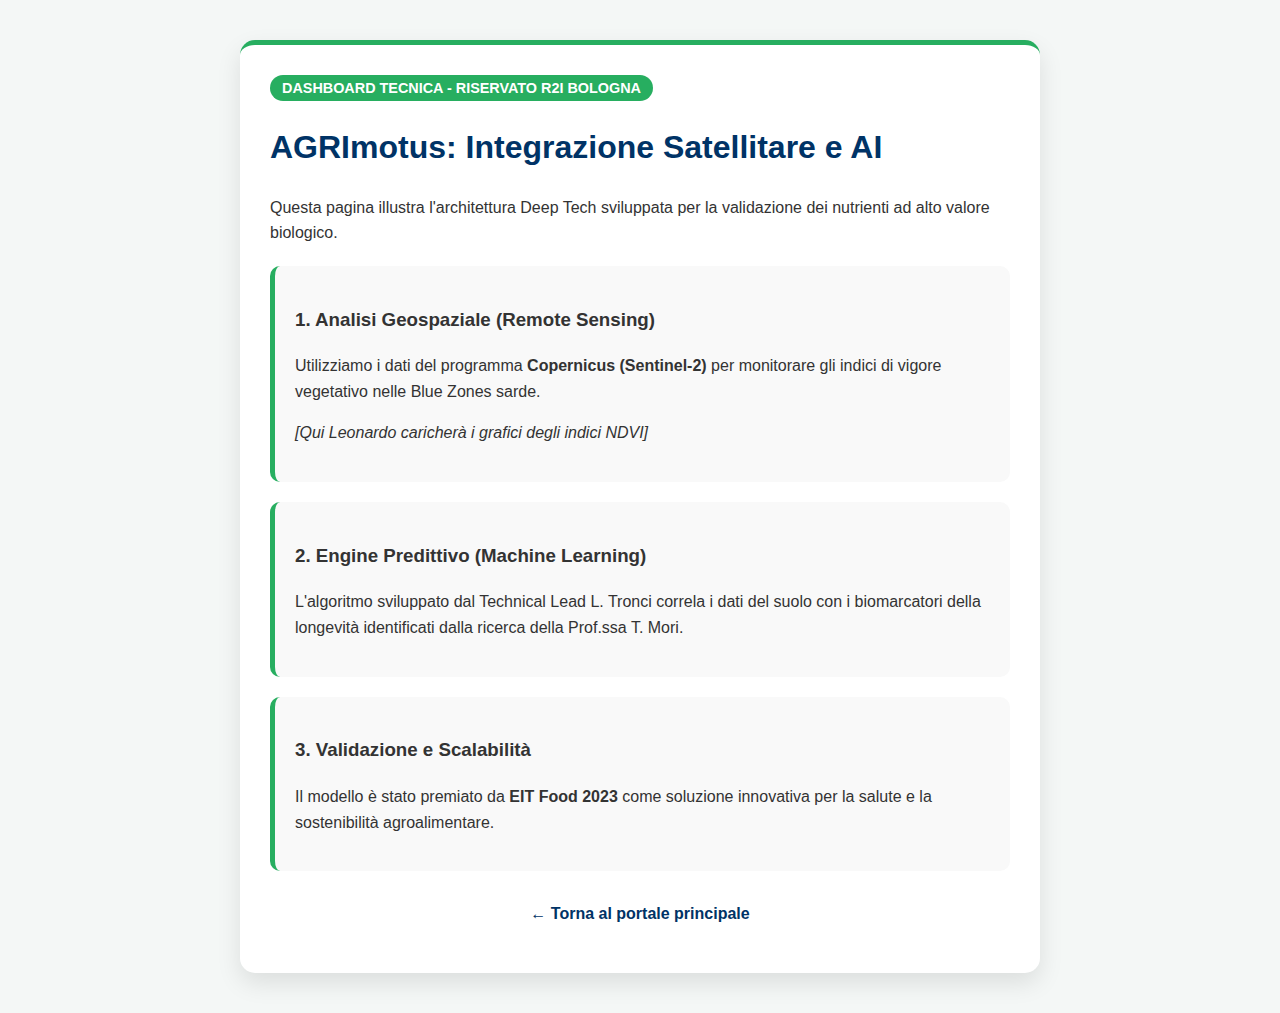
<file: demo-bologna.html>
<!DOCTYPE html>
<html lang="it">
<head>
    <meta charset="UTF-8">
    <meta name="viewport" content="width=device-width, initial-scale=1.0">
    <title>AGRImotus Tech Demo - Road to Bologna R2I</title>
    <style>
        body { font-family: 'Segoe UI', sans-serif; line-height: 1.6; color: #333; max-width: 800px; margin: 0 auto; padding: 40px; background: #f4f7f6; }
        .demo-container { background: white; padding: 30px; border-radius: 15px; box-shadow: 0 10px 25px rgba(0,0,0,0.1); border-top: 5px solid #27ae60; }
        h1 { color: #003366; }
        .tech-box { background: #f9f9f9; padding: 20px; border-radius: 10px; border-left: 5px solid #27ae60; margin: 20px 0; }
        .badge { background: #27ae60; color: white; padding: 5px 12px; border-radius: 20px; font-size: 0.9em; font-weight: bold; }
    </style>
</head>
<body>
    <div class="demo-container">
        <span class="badge">DASHBOARD TECNICA - RISERVATO R2I BOLOGNA</span>
        <h1>AGRImotus: Integrazione Satellitare e AI</h1>
        <p>Questa pagina illustra l'architettura Deep Tech sviluppata per la validazione dei nutrienti ad alto valore biologico.</p>

        <div class="tech-box">
            <h3>1. Analisi Geospaziale (Remote Sensing)</h3>
            <p>Utilizziamo i dati del programma <strong>Copernicus (Sentinel-2)</strong> per monitorare gli indici di vigore vegetativo nelle Blue Zones sarde.</p>
            <p><em>[Qui Leonardo caricherà i grafici degli indici NDVI]</em></p>
        </div>

        <div class="tech-box">
            <h3>2. Engine Predittivo (Machine Learning)</h3>
            <p>L'algoritmo sviluppato dal Technical Lead L. Tronci correla i dati del suolo con i biomarcatori della longevità identificati dalla ricerca della Prof.ssa T. Mori.</p>
        </div>

        <div class="tech-box">
            <h3>3. Validazione e Scalabilità</h3>
            <p>Il modello è stato premiato da <strong>EIT Food 2023</strong> come soluzione innovativa per la salute e la sostenibilità agroalimentare.</p>
        </div>

        <p style="text-align: center; margin-top: 30px;">
            <a href="index.html" style="color: #003366; font-weight: bold; text-decoration: none;">← Torna al portale principale</a>
        </p>
    </div>
</body>
</html>
</file>
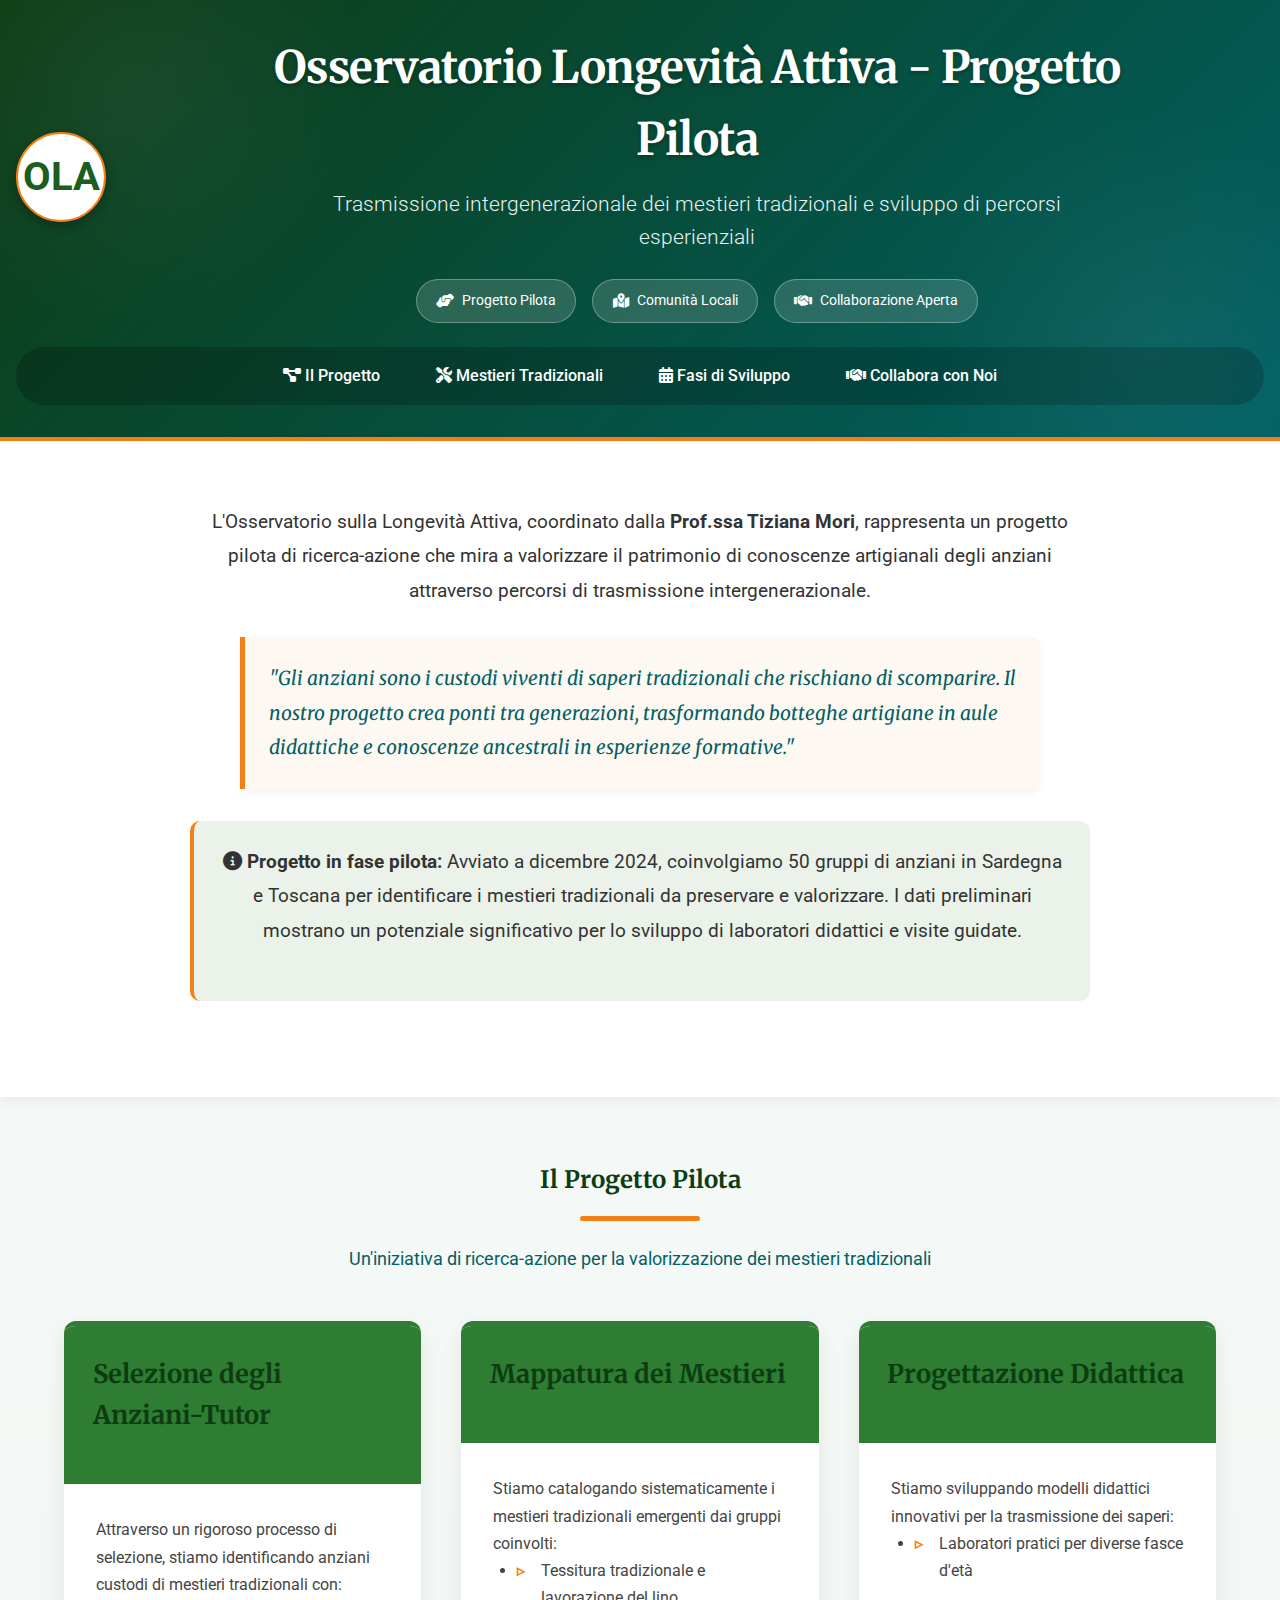
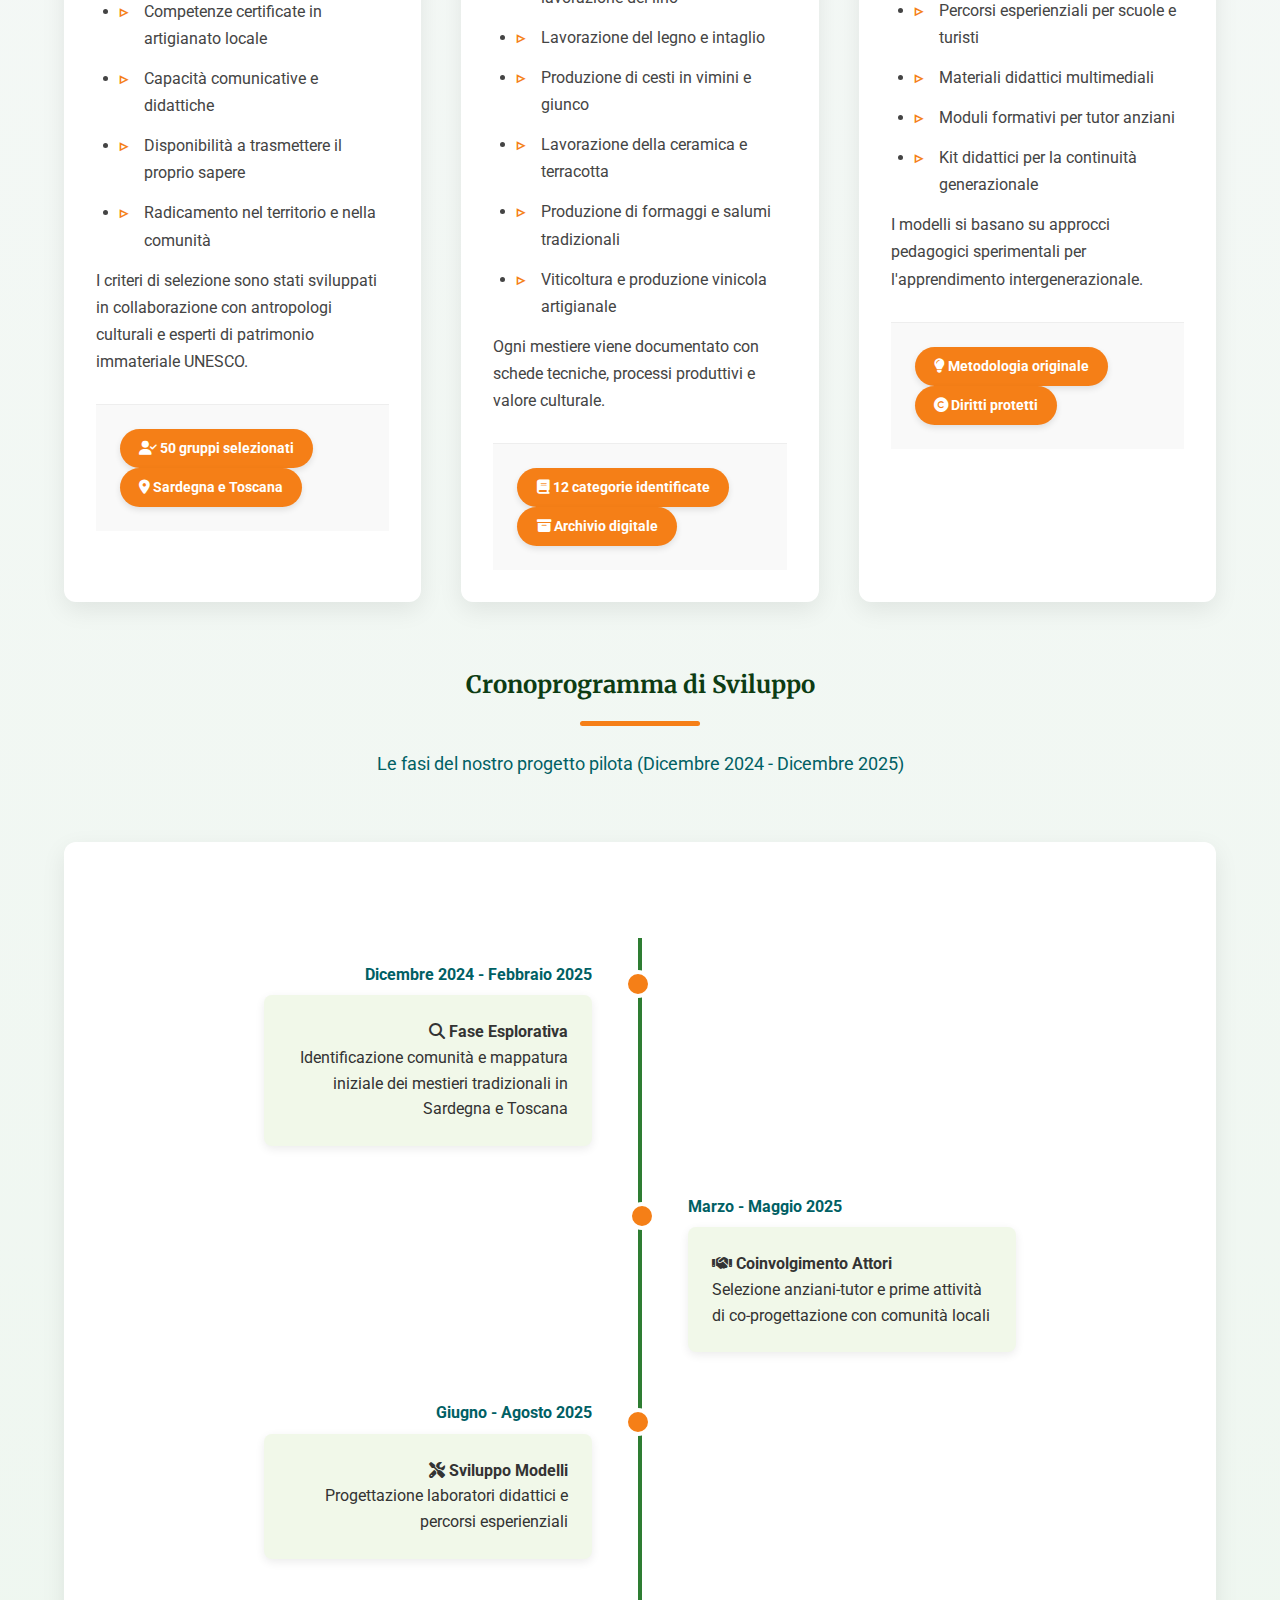
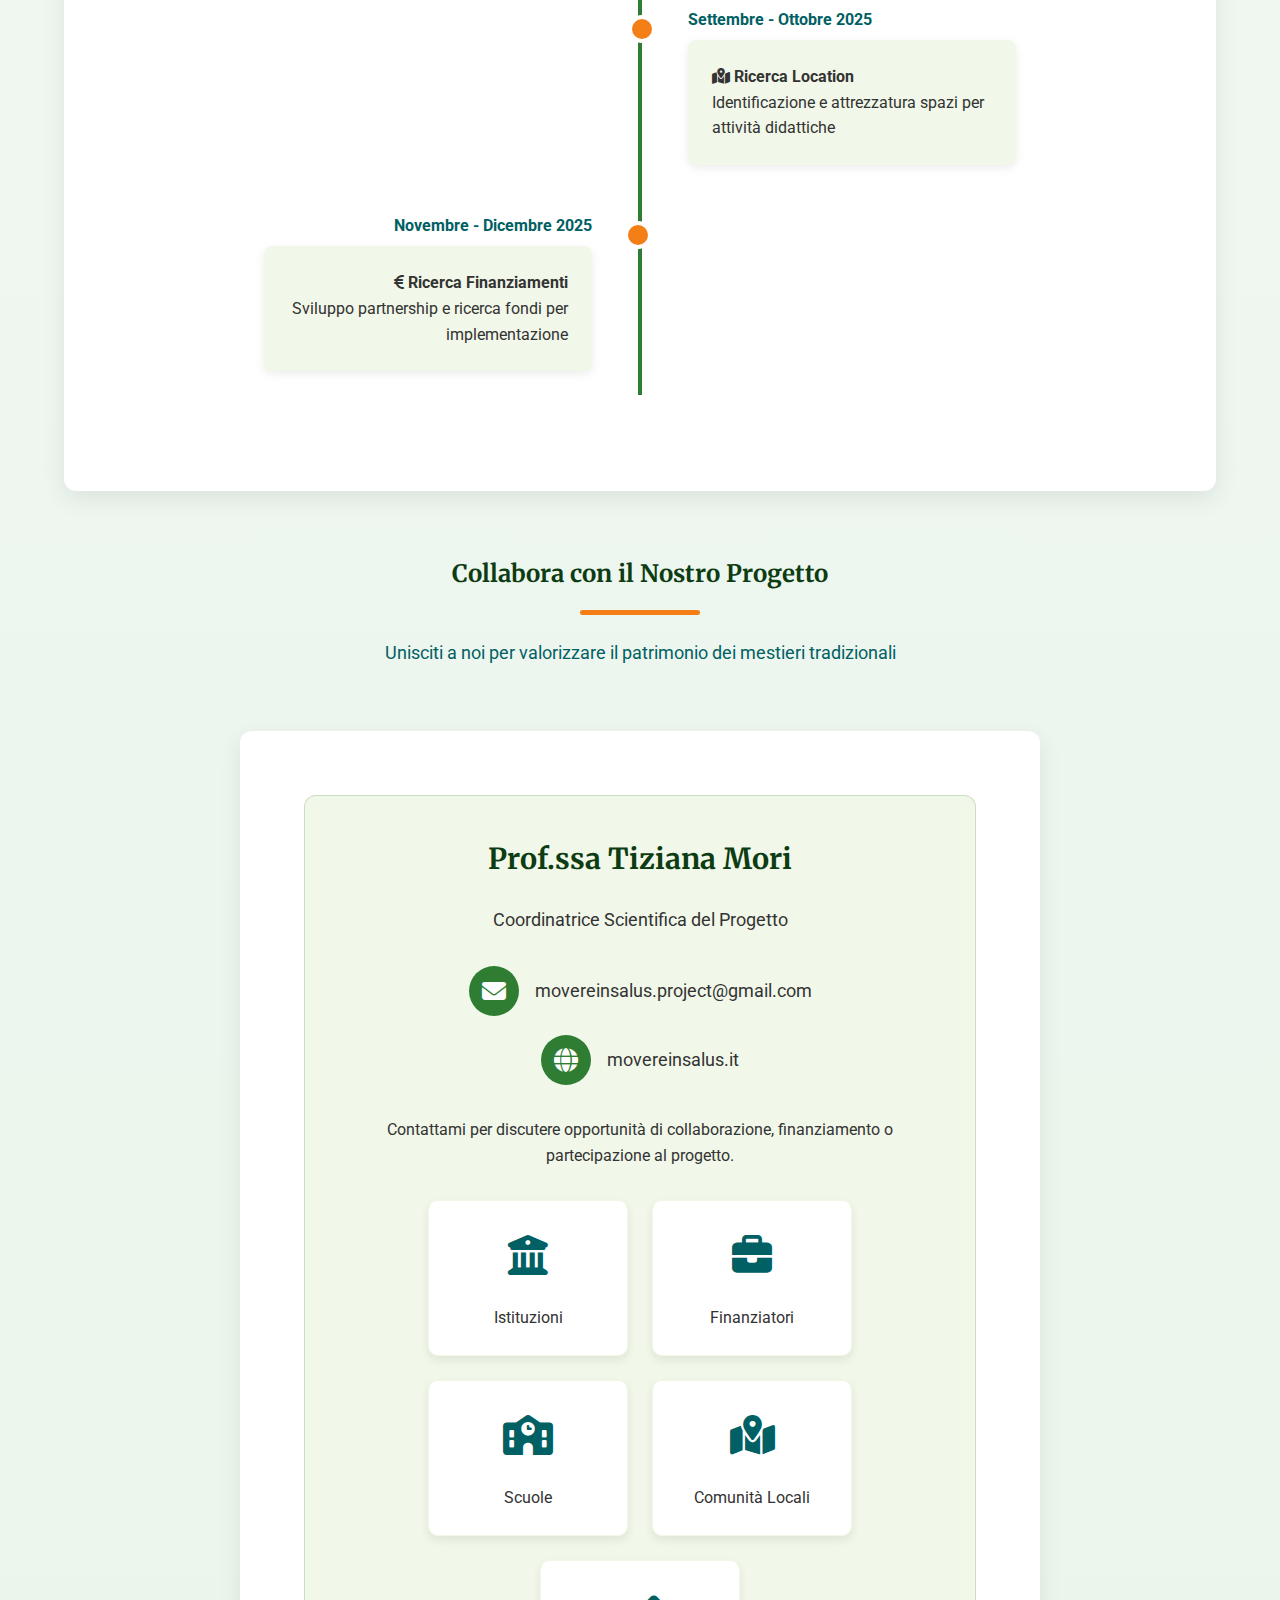
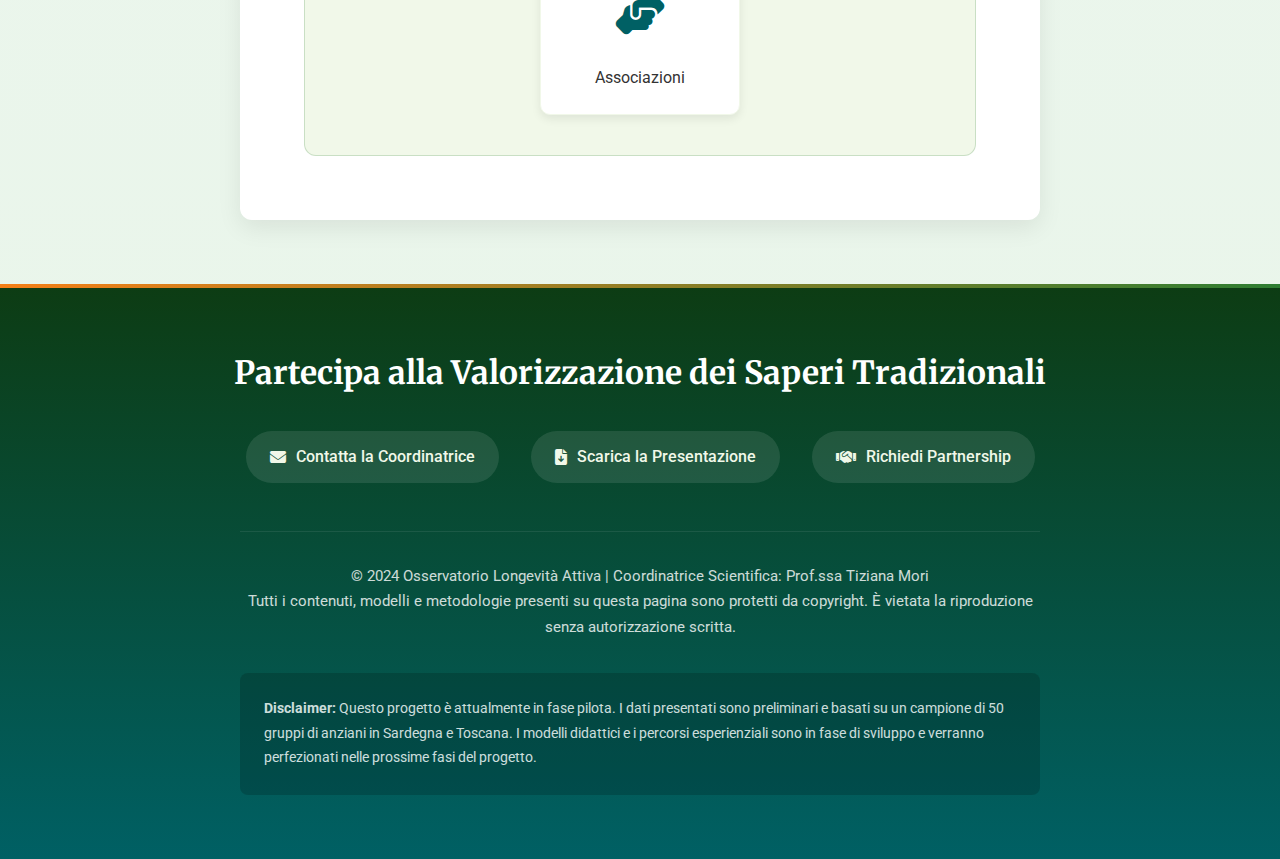
<file: osservatorio.html>
<!DOCTYPE html>
<html lang="it">
<head>
  <meta charset="UTF-8">
  <meta name="viewport" content="width=device-width, initial-scale=1.0">
  <title>Progetto Pilota Longevità Attiva | Osservatorio Movere in Salus</title>
  <link rel="stylesheet" href="https://cdnjs.cloudflare.com/ajax/libs/font-awesome/6.4.0/css/all.min.css">
  <link href="https://fonts.googleapis.com/css2?family=Roboto:wght@300;400;500;700&family=Merriweather:wght@400;700&display=swap" rel="stylesheet">
  <style>
    :root {
      --primary: #2e7d32;
      --secondary: #006064;
      --accent: #f57f17;
      --light: #f1f8e9;
      --dark: #1b5e20;
      --darker: #0d3c13;
      --transition: all 0.4s ease;
    }
    
    * {
      box-sizing: border-box;
      margin: 0;
      padding: 0;
      font-family: 'Roboto', sans-serif;
    }
    
    body {
      background-color: #f8f9fa;
      color: #333;
      line-height: 1.6;
      position: relative;
      background-image: linear-gradient(to bottom, #f8f9fa 0%, #e8f5e9 100%);
    }
    
    /* Header scientifico */
    header {
      background: linear-gradient(135deg, var(--darker), var(--secondary));
      color: white;
      padding: 2rem 1rem;
      text-align: center;
      box-shadow: 0 4px 20px rgba(0,0,0,0.2);
      position: relative;
      overflow: hidden;
      border-bottom: 4px solid var(--accent);
    }
    
    .header-pattern {
      position: absolute;
      top: 0;
      left: 0;
      width: 100%;
      height: 100%;
      background-image: 
        radial-gradient(circle at 10% 20%, rgba(255,255,255,0.05) 0%, transparent 20%),
        radial-gradient(circle at 90% 80%, rgba(255,255,255,0.05) 0%, transparent 20%);
      pointer-events: none;
    }
    
    .logo-container {
      display: flex;
      align-items: center;
      justify-content: center;
      gap: 1.5rem;
      margin-bottom: 1rem;
      position: relative;
      z-index: 2;
    }
    
    .logo {
      width: 90px;
      height: 90px;
      background: white;
      border-radius: 50%;
      display: grid;
      place-items: center;
      font-size: 2.5rem;
      color: var(--dark);
      font-weight: bold;
      box-shadow: 0 4px 12px rgba(0,0,0,0.3);
      border: 2px solid var(--accent);
    }
    
    .header-content {
      max-width: 900px;
      margin: 0 auto;
    }
    
    h1 {
      font-family: 'Merriweather', serif;
      font-size: 2.8rem;
      margin-bottom: 0.8rem;
      text-shadow: 0 2px 4px rgba(0,0,0,0.3);
      letter-spacing: -0.5px;
    }
    
    .subtitle {
      font-size: 1.3rem;
      opacity: 0.92;
      max-width: 800px;
      margin: 0 auto 1.5rem;
      font-weight: 300;
    }
    
    .badge-container {
      display: flex;
      justify-content: center;
      gap: 1rem;
      margin-top: 1.5rem;
      flex-wrap: wrap;
    }
    
    .badge {
      background: rgba(255,255,255,0.15);
      padding: 0.6rem 1.2rem;
      border-radius: 30px;
      font-size: 0.9rem;
      display: flex;
      align-items: center;
      gap: 0.5rem;
      border: 1px solid rgba(255,255,255,0.3);
    }
    
    /* Barra di navigazione */
    .navbar {
      background: rgba(0, 0, 0, 0.2);
      padding: 1rem;
      margin-top: 1.5rem;
      border-radius: 50px;
    }
    
    .nav-links {
      display: flex;
      justify-content: center;
      gap: 1.5rem;
      list-style: none;
    }
    
    .nav-links a {
      color: white;
      text-decoration: none;
      font-weight: 500;
      padding: 0.5rem 1rem;
      border-radius: 50px;
      transition: var(--transition);
    }
    
    .nav-links a:hover {
      background: rgba(255,255,255,0.2);
    }
    
    /* Introduzione scientifica */
    .intro {
      background: white;
      padding: 4rem 2rem;
      text-align: center;
      position: relative;
      box-shadow: 0 5px 15px rgba(0,0,0,0.05);
    }
    
    .intro-content {
      max-width: 900px;
      margin: 0 auto;
    }
    
    .intro p {
      margin: 0 auto 1.8rem;
      font-size: 1.2rem;
      line-height: 1.8;
    }
    
    .claim {
      font-family: 'Merriweather', serif;
      font-style: italic;
      font-size: 1.5rem;
      color: var(--secondary);
      border-left: 5px solid var(--accent);
      padding: 1.5rem;
      margin: 3rem auto;
      max-width: 800px;
      background: rgba(245, 127, 23, 0.05);
      border-radius: 0 8px 8px 0;
      position: relative;
      text-align: left;
      box-shadow: 0 4px 8px rgba(0,0,0,0.05);
    }
    
    .claim::before {
      content: """;
      position: absolute;
      top: -20px;
      left: 10px;
      font-size: 5rem;
      color: rgba(245, 127, 23, 0.1);
      font-family: 'Merriweather', serif;
    }
    
    .pilot-highlight {
      background: rgba(46, 125, 50, 0.1);
      padding: 1.5rem;
      border-radius: 10px;
      margin: 2rem 0;
      border-left: 4px solid var(--accent);
    }
    
    /* Contenitore principale */
    .container {
      max-width: 1200px;
      margin: 3rem auto;
      padding: 0 1.5rem;
    }
    
    /* Titoli delle sezioni */
    .section-title {
      text-align: center;
      margin: 4rem 0 3rem;
      color: var(--darker);
      position: relative;
      font-family: 'Merriweather', serif;
      font-weight: 700;
    }
    
    .section-title:after {
      content: "";
      display: block;
      width: 120px;
      height: 5px;
      background: var(--accent);
      margin: 1rem auto;
      border-radius: 3px;
    }
    
    .section-subtitle {
      text-align: center;
      max-width: 800px;
      margin: -1.5rem auto 3rem;
      color: var(--secondary);
      font-size: 1.1rem;
    }
    
    /* Card scientifiche */
    .cards-container {
      display: grid;
      grid-template-columns: repeat(auto-fit, minmax(350px, 1fr));
      gap: 2.5rem;
      margin: 3rem 0;
    }
    
    .card {
      background: white;
      border-radius: 12px;
      overflow: hidden;
      box-shadow: 0 8px 25px rgba(0,0,0,0.08);
      transition: var(--transition);
      position: relative;
      border-top: 5px solid var(--primary);
      transform: translateY(0);
    }
    
    .card:hover {
      transform: translateY(-15px);
      box-shadow: 0 15px 30px rgba(0,0,0,0.15);
    }
    
    .card-header {
      background: var(--primary);
      color: white;
      padding: 1.8rem;
      position: relative;
    }
    
    .card-icon {
      position: absolute;
      top: -25px;
      right: 25px;
      background: white;
      width: 50px;
      height: 50px;
      border-radius: 50%;
      display: grid;
      place-items: center;
      font-size: 1.8rem;
      color: var(--primary);
      box-shadow: 0 4px 8px rgba(0,0,0,0.2);
      border: 2px solid var(--accent);
    }
    
    .card-body {
      padding: 2rem;
    }
    
    .card-title {
      font-size: 1.6rem;
      margin-bottom: 1.2rem;
      color: var(--darker);
      font-family: 'Merriweather', serif;
    }
    
    .card-content {
      margin-bottom: 1.8rem;
      color: #444;
      line-height: 1.7;
    }
    
    .card-content ul {
      padding-left: 1.5rem;
    }
    
    .card-content li {
      margin-bottom: 0.8rem;
      position: relative;
      padding-left: 1.5rem;
    }
    
    .card-content li::before {
      content: "▹";
      color: var(--accent);
      font-weight: bold;
      position: absolute;
      left: 0;
    }
    
    .card-footer {
      background: #f9f9f9;
      padding: 1.5rem;
      border-top: 1px solid #eee;
    }
    
    .card-badge {
      display: inline-block;
      background: var(--accent);
      color: white;
      padding: 0.5rem 1.2rem;
      border-radius: 30px;
      font-size: 0.9rem;
      font-weight: bold;
      margin-right: 0.5rem;
      box-shadow: 0 3px 6px rgba(0,0,0,0.1);
    }
    
    /* Timeline */
    .timeline-section {
      background: white;
      padding: 3rem;
      border-radius: 12px;
      box-shadow: 0 8px 25px rgba(0,0,0,0.08);
      margin: 4rem 0;
    }
    
    .timeline {
      position: relative;
      max-width: 800px;
      margin: 3rem auto;
    }
    
    .timeline::before {
      content: '';
      position: absolute;
      top: 0;
      bottom: 0;
      width: 4px;
      background: var(--primary);
      left: 50%;
      margin-left: -2px;
    }
    
    .timeline-item {
      position: relative;
      width: 50%;
      padding: 1.5rem;
      box-sizing: border-box;
    }
    
    .timeline-item:nth-child(odd) {
      left: 0;
      padding-right: 3rem;
      text-align: right;
    }
    
    .timeline-item:nth-child(even) {
      left: 50%;
      padding-left: 3rem;
    }
    
    .timeline-item::after {
      content: '';
      position: absolute;
      width: 20px;
      height: 20px;
      background: var(--accent);
      border: 4px solid white;
      border-radius: 50%;
      top: 2rem;
    }
    
    .timeline-item:nth-child(odd)::after {
      right: -12px;
    }
    
    .timeline-item:nth-child(even)::after {
      left: -12px;
    }
    
    .timeline-date {
      font-weight: bold;
      color: var(--secondary);
      margin-bottom: 0.5rem;
    }
    
    .timeline-content {
      background: var(--light);
      padding: 1.5rem;
      border-radius: 8px;
      box-shadow: 0 3px 10px rgba(0,0,0,0.08);
    }
    
    /* Sezione contatti */
    .contact-section {
      background: white;
      padding: 4rem;
      border-radius: 12px;
      box-shadow: 0 8px 25px rgba(0,0,0,0.08);
      margin: 4rem 0;
      text-align: center;
      max-width: 800px;
      margin: 4rem auto;
    }
    
    .contact-card {
      background: var(--light);
      padding: 2.5rem;
      border-radius: 12px;
      text-align: center;
      position: relative;
      border: 1px solid rgba(46, 125, 50, 0.2);
    }
    
    .contact-title {
      font-size: 1.8rem;
      margin-bottom: 1.5rem;
      color: var(--darker);
      font-family: 'Merriweather', serif;
    }
    
    .contact-info {
      margin-bottom: 2rem;
      font-size: 1.1rem;
    }
    
    .contact-details {
      display: flex;
      flex-direction: column;
      gap: 1.2rem;
      margin-bottom: 2rem;
    }
    
    .contact-item {
      display: flex;
      align-items: center;
      justify-content: center;
      gap: 1rem;
      font-size: 1.1rem;
    }
    
    .contact-icon {
      width: 50px;
      height: 50px;
      background: var(--primary);
      color: white;
      border-radius: 50%;
      display: grid;
      place-items: center;
      font-size: 1.5rem;
    }
    
    .collaboration-types {
      display: flex;
      flex-wrap: wrap;
      justify-content: center;
      gap: 1.5rem;
      margin-top: 2rem;
    }
    
    .collab-card {
      background: white;
      border-radius: 10px;
      padding: 1.5rem;
      width: 200px;
      box-shadow: 0 4px 10px rgba(0,0,0,0.08);
      border: 1px solid var(--light);
      transition: var(--transition);
    }
    
    .collab-card:hover {
      transform: translateY(-5px);
      border-color: var(--accent);
    }
    
    .collab-icon {
      font-size: 2.5rem;
      color: var(--secondary);
      margin-bottom: 1rem;
    }
    
    /* Footer */
    .footer {
      background: linear-gradient(to bottom, var(--darker), var(--secondary));
      color: white;
      padding: 4rem 2rem;
      text-align: center;
      position: relative;
    }
    
    .footer::before {
      content: "";
      position: absolute;
      top: 0;
      left: 0;
      right: 0;
      height: 4px;
      background: linear-gradient(90deg, var(--accent), var(--primary));
    }
    
    .footer-content {
      max-width: 900px;
      margin: 0 auto;
    }
    
    .footer h2 {
      font-size: 2rem;
      margin-bottom: 1.5rem;
      font-family: 'Merriweather', serif;
    }
    
    .footer-links {
      display: flex;
      justify-content: center;
      gap: 2rem;
      margin: 2rem 0;
      flex-wrap: wrap;
    }
    
    .footer a {
      color: var(--light);
      text-decoration: none;
      transition: var(--transition);
      display: inline-flex;
      align-items: center;
      gap: 10px;
      padding: 0.8rem 1.5rem;
      background: rgba(255,255,255,0.1);
      border-radius: 50px;
      font-weight: 500;
    }
    
    .footer a:hover {
      background: rgba(255,255,255,0.2);
      transform: translateY(-3px);
    }
    
    .copyright {
      margin-top: 3rem;
      opacity: 0.8;
      font-size: 0.95rem;
      max-width: 800px;
      margin-left: auto;
      margin-right: auto;
      line-height: 1.7;
      border-top: 1px solid rgba(255,255,255,0.1);
      padding-top: 2rem;
    }
    
    .disclaimer {
      background: rgba(0, 0, 0, 0.2);
      padding: 1.5rem;
      border-radius: 8px;
      margin-top: 2rem;
      font-size: 0.9rem;
      text-align: left;
    }
    
    .back-to-top {
      position: fixed;
      bottom: 30px;
      right: 30px;
      width: 60px;
      height: 60px;
      background: var(--accent);
      border-radius: 50%;
      display: grid;
      place-items: center;
      color: white;
      font-size: 1.8rem;
      text-decoration: none;
      box-shadow: 0 5px 15px rgba(0,0,0,0.3);
      opacity: 0;
      transform: translateY(20px);
      transition: var(--transition);
      z-index: 100;
    }
    
    .back-to-top.visible {
      opacity: 1;
      transform: translateY(0);
    }
    
    .back-to-top:hover {
      background: var(--primary);
      transform: translateY(-5px);
    }
    
    /* Responsive */
    @media (max-width: 992px) {
      .cards-container {
        grid-template-columns: 1fr;
      }
      
      h1 {
        font-size: 2.4rem;
      }
      
      .intro {
        padding: 3rem 1.5rem;
      }
      
      .contact-section {
        padding: 2rem;
      }
      
      .timeline::before {
        left: 2rem;
      }
      
      .timeline-item {
        width: 100%;
        padding-left: 5rem;
        padding-right: 2rem;
        text-align: left;
      }
      
      .timeline-item:nth-child(odd) {
        left: 0;
        padding-right: 2rem;
        text-align: left;
      }
      
      .timeline-item:nth-child(odd)::after,
      .timeline-item:nth-child(even)::after {
        left: 1.5rem;
      }
    }
    
    @media (max-width: 768px) {
      h1 {
        font-size: 2rem;
      }
      
      .subtitle {
        font-size: 1.1rem;
      }
      
      .logo {
        width: 70px;
        height: 70px;
        font-size: 2rem;
      }
      
      .claim {
        font-size: 1.3rem;
        padding: 1.2rem;
      }
      
      .footer-links {
        flex-direction: column;
        gap: 1rem;
      }
      
      .footer a {
        width: 100%;
        justify-content: center;
      }
      
      .nav-links {
        flex-wrap: wrap;
      }
    }
    
    @media (max-width: 480px) {
      h1 {
        font-size: 1.8rem;
      }
      
      .section-title {
        font-size: 1.6rem;
      }
      
      .card-body {
        padding: 1.5rem;
      }
    }
  </style>
</head>
<body>
  <a href="#" class="back-to-top" id="backToTop">
    <i class="fas fa-arrow-up"></i>
  </a>

  <!-- Header -->
  <header>
    <div class="header-pattern"></div>
    <div class="logo-container">
      <div class="logo">OLA</div>
      <div class="header-content">
        <h1>Osservatorio Longevità Attiva - Progetto Pilota</h1>
        <p class="subtitle">Trasmissione intergenerazionale dei mestieri tradizionali e sviluppo di percorsi esperienziali</p>
        
        <div class="badge-container">
          <div class="badge"><i class="fas fa-hands-helping"></i> Progetto Pilota</div>
          <div class="badge"><i class="fas fa-map-marked-alt"></i> Comunità Locali</div>
          <div class="badge"><i class="fas fa-handshake"></i> Collaborazione Aperta</div>
        </div>
      </div>
    </div>
    
    <nav class="navbar">
      <ul class="nav-links">
        <li><a href="#progetto"><i class="fas fa-project-diagram"></i> Il Progetto</a></li>
        <li><a href="#mestieri"><i class="fas fa-tools"></i> Mestieri Tradizionali</a></li>
        <li><a href="#timeline"><i class="fas fa-calendar-alt"></i> Fasi di Sviluppo</a></li>
        <li><a href="#collabora"><i class="fas fa-handshake"></i> Collabora con Noi</a></li>
      </ul>
    </nav>
  </header>
  
  <!-- Introduzione -->
  <div class="intro">
    <div class="intro-content">
      <p>L'Osservatorio sulla Longevità Attiva, coordinato dalla <strong>Prof.ssa Tiziana Mori</strong>, rappresenta un progetto pilota di ricerca-azione che mira a valorizzare il patrimonio di conoscenze artigianali degli anziani attraverso percorsi di trasmissione intergenerazionale.</p>
      
      <p class="claim">"Gli anziani sono i custodi viventi di saperi tradizionali che rischiano di scomparire. Il nostro progetto crea ponti tra generazioni, trasformando botteghe artigiane in aule didattiche e conoscenze ancestrali in esperienze formative."</p>
      
      <div class="pilot-highlight">
        <p><i class="fas fa-info-circle"></i> <strong>Progetto in fase pilota:</strong> Avviato a dicembre 2024, coinvolgiamo 50 gruppi di anziani in Sardegna e Toscana per identificare i mestieri tradizionali da preservare e valorizzare. I dati preliminari mostrano un potenziale significativo per lo sviluppo di laboratori didattici e visite guidate.</p>
      </div>
    </div>
  </div>
  
  <div class="container">
    <!-- Il Progetto -->
    <h2 class="section-title" id="progetto">Il Progetto Pilota</h2>
    <p class="section-subtitle">Un'iniziativa di ricerca-azione per la valorizzazione dei mestieri tradizionali</p>
    
    <div class="cards-container">
      <div class="card">
        <div class="card-icon">
          <i class="fas fa-users"></i>
        </div>
        <div class="card-header">
          <h3 class="card-title">Selezione degli Anziani-Tutor</h3>
        </div>
        <div class="card-body">
          <div class="card-content">
            <p>Attraverso un rigoroso processo di selezione, stiamo identificando anziani custodi di mestieri tradizionali con:</p>
            <ul>
              <li>Competenze certificate in artigianato locale</li>
              <li>Capacità comunicative e didattiche</li>
              <li>Disponibilità a trasmettere il proprio sapere</li>
              <li>Radicamento nel territorio e nella comunità</li>
            </ul>
            <p>I criteri di selezione sono stati sviluppati in collaborazione con antropologi culturali e esperti di patrimonio immateriale UNESCO.</p>
          </div>
          <div class="card-footer">
            <span class="card-badge"><i class="fas fa-user-check"></i> 50 gruppi selezionati</span>
            <span class="card-badge"><i class="fas fa-map-marker-alt"></i> Sardegna e Toscana</span>
          </div>
        </div>
      </div>
      
      <div class="card">
        <div class="card-icon">
          <i class="fas fa-hands"></i>
        </div>
        <div class="card-header">
          <h3 class="card-title">Mappatura dei Mestieri</h3>
        </div>
        <div class="card-body">
          <div class="card-content">
            <p>Stiamo catalogando sistematicamente i mestieri tradizionali emergenti dai gruppi coinvolti:</p>
            <ul>
              <li>Tessitura tradizionale e lavorazione del lino</li>
              <li>Lavorazione del legno e intaglio</li>
              <li>Produzione di cesti in vimini e giunco</li>
              <li>Lavorazione della ceramica e terracotta</li>
              <li>Produzione di formaggi e salumi tradizionali</li>
              <li>Viticoltura e produzione vinicola artigianale</li>
            </ul>
            <p>Ogni mestiere viene documentato con schede tecniche, processi produttivi e valore culturale.</p>
          </div>
          <div class="card-footer">
            <span class="card-badge"><i class="fas fa-book"></i> 12 categorie identificate</span>
            <span class="card-badge"><i class="fas fa-archive"></i> Archivio digitale</span>
          </div>
        </div>
      </div>
      
      <div class="card">
        <div class="card-icon">
          <i class="fas fa-chalkboard-teacher"></i>
        </div>
        <div class="card-header">
          <h3 class="card-title">Progettazione Didattica</h3>
        </div>
        <div class="card-body">
          <div class="card-content">
            <p>Stiamo sviluppando modelli didattici innovativi per la trasmissione dei saperi:</p>
            <ul>
              <li>Laboratori pratici per diverse fasce d'età</li>
              <li>Percorsi esperienziali per scuole e turisti</li>
              <li>Materiali didattici multimediali</li>
              <li>Moduli formativi per tutor anziani</li>
              <li>Kit didattici per la continuità generazionale</li>
            </ul>
            <p>I modelli si basano su approcci pedagogici sperimentali per l'apprendimento intergenerazionale.</p>
          </div>
          <div class="card-footer">
            <span class="card-badge"><i class="fas fa-lightbulb"></i> Metodologia originale</span>
            <span class="card-badge"><i class="fas fa-copyright"></i> Diritti protetti</span>
          </div>
        </div>
      </div>
    </div>
    
    <!-- Timeline Aggiornata -->
    <h2 class="section-title" id="timeline">Cronoprogramma di Sviluppo</h2>
    <p class="section-subtitle">Le fasi del nostro progetto pilota (Dicembre 2024 - Dicembre 2025)</p>
    
    <div class="timeline-section">
      <div class="timeline">
        <div class="timeline-item">
          <div class="timeline-date">Dicembre 2024 - Febbraio 2025</div>
          <div class="timeline-content">
            <h4><i class="fas fa-search"></i> Fase Esplorativa</h4>
            <p>Identificazione comunità e mappatura iniziale dei mestieri tradizionali in Sardegna e Toscana</p>
          </div>
        </div>
        
        <div class="timeline-item">
          <div class="timeline-date">Marzo - Maggio 2025</div>
          <div class="timeline-content">
            <h4><i class="fas fa-handshake"></i> Coinvolgimento Attori</h4>
            <p>Selezione anziani-tutor e prime attività di co-progettazione con comunità locali</p>
          </div>
        </div>
        
        <div class="timeline-item">
          <div class="timeline-date">Giugno - Agosto 2025</div>
          <div class="timeline-content">
            <h4><i class="fas fa-tools"></i> Sviluppo Modelli</h4>
            <p>Progettazione laboratori didattici e percorsi esperienziali</p>
          </div>
        </div>
        
        <div class="timeline-item">
          <div class="timeline-date">Settembre - Ottobre 2025</div>
          <div class="timeline-content">
            <h4><i class="fas fa-map-marked-alt"></i> Ricerca Location</h4>
            <p>Identificazione e attrezzatura spazi per attività didattiche</p>
          </div>
        </div>
        
        <div class="timeline-item">
          <div class="timeline-date">Novembre - Dicembre 2025</div>
          <div class="timeline-content">
            <h4><i class="fas fa-euro-sign"></i> Ricerca Finanziamenti</h4>
            <p>Sviluppo partnership e ricerca fondi per implementazione</p>
          </div>
        </div>
      </div>
    </div>
    
    <!-- Collabora con noi -->
    <h2 class="section-title" id="collabora">Collabora con il Nostro Progetto</h2>
    <p class="section-subtitle">Unisciti a noi per valorizzare il patrimonio dei mestieri tradizionali</p>
    
    <div class="contact-section">
      <div class="contact-card">
        <h3 class="contact-title">Prof.ssa Tiziana Mori</h3>
        <p class="contact-info">Coordinatrice Scientifica del Progetto</p>
        
        <div class="contact-details">
          <div class="contact-item">
            <div class="contact-icon">
              <i class="fas fa-envelope"></i>
            </div>
            <div>movereinsalus.project@gmail.com</div>
          </div>
          
                  
          <div class="contact-item">
            <div class="contact-icon">
              <i class="fas fa-globe"></i>
            </div>
            <div>movereinsalus.it</div>
          </div>
        </div>
        
        <p>Contattami per discutere opportunità di collaborazione, finanziamento o partecipazione al progetto.</p>
        
        <div class="collaboration-types">
          <div class="collab-card">
            <div class="collab-icon">
              <i class="fas fa-university"></i>
            </div>
            <div>Istituzioni</div>
          </div>
          
          <div class="collab-card">
            <div class="collab-icon">
              <i class="fas fa-briefcase"></i>
            </div>
            <div>Finanziatori</div>
          </div>
          
          <div class="collab-card">
            <div class="collab-icon">
              <i class="fas fa-school"></i>
            </div>
            <div>Scuole</div>
          </div>
          
          <div class="collab-card">
            <div class="collab-icon">
              <i class="fas fa-map-marked-alt"></i>
            </div>
            <div>Comunità Locali</div>
          </div>
          
          <div class="collab-card">
            <div class="collab-icon">
              <i class="fas fa-hands-helping"></i>
            </div>
            <div>Associazioni</div>
          </div>
        </div>
      </div>
    </div>
  </div>
  
  <!-- Footer -->
  <footer class="footer">
    <div class="footer-content">
      <h2>Partecipa alla Valorizzazione dei Saperi Tradizionali</h2>
      
      <div class="footer-links">
        <a href="mailto:t.mori@protonmail.com"><i class="fas fa-envelope"></i> Contatta la Coordinatrice</a>
        <a href="#"><i class="fas fa-file-download"></i> Scarica la Presentazione</a>
        <a href="#"><i class="fas fa-handshake"></i> Richiedi Partnership</a>
      </div>
      
      <div class="copyright">
        <p>© 2024 Osservatorio Longevità Attiva | Coordinatrice Scientifica: Prof.ssa Tiziana Mori</p>
        <p>Tutti i contenuti, modelli e metodologie presenti su questa pagina sono protetti da copyright. È vietata la riproduzione senza autorizzazione scritta.</p>
        
        <div class="disclaimer">
          <p><strong>Disclaimer:</strong> Questo progetto è attualmente in fase pilota. I dati presentati sono preliminari e basati su un campione di 50 gruppi di anziani in Sardegna e Toscana. I modelli didattici e i percorsi esperienziali sono in fase di sviluppo e verranno perfezionati nelle prossime fasi del progetto.</p>
        </div>
      </div>
    </div>
  </footer>

  <script>
    // Back to top button functionality
    const backToTopButton = document.getElementById('backToTop');
    
    window.addEventListener('scroll', () => {
      if (window.pageYOffset > 300) {
        backToTopButton.classList.add('visible');
      } else {
        backToTopButton.classList.remove('visible');
      }
    });
    
    backToTopButton.addEventListener('click', (e) => {
      e.preventDefault();
      window.scrollTo({
        top: 0,
        behavior: 'smooth'
      });
    });
    
    // Card hover animations
    const cards = document.querySelectorAll('.card');
    cards.forEach(card => {
      card.addEventListener('mouseenter', () => {
        card.style.zIndex = '10';
      });
      
      card.addEventListener('mouseleave', () => {
        card.style.zIndex = '1';
      });
    });
    
    // Smooth scrolling for navigation
    document.querySelectorAll('a[href^="#"]').forEach(anchor => {
      anchor.addEventListener('click', function(e) {
        e.preventDefault();
        document.querySelector(this.getAttribute('href')).scrollIntoView({
          behavior: 'smooth'
        });
      });
    });
  </script>
</body>
</html>
</file>
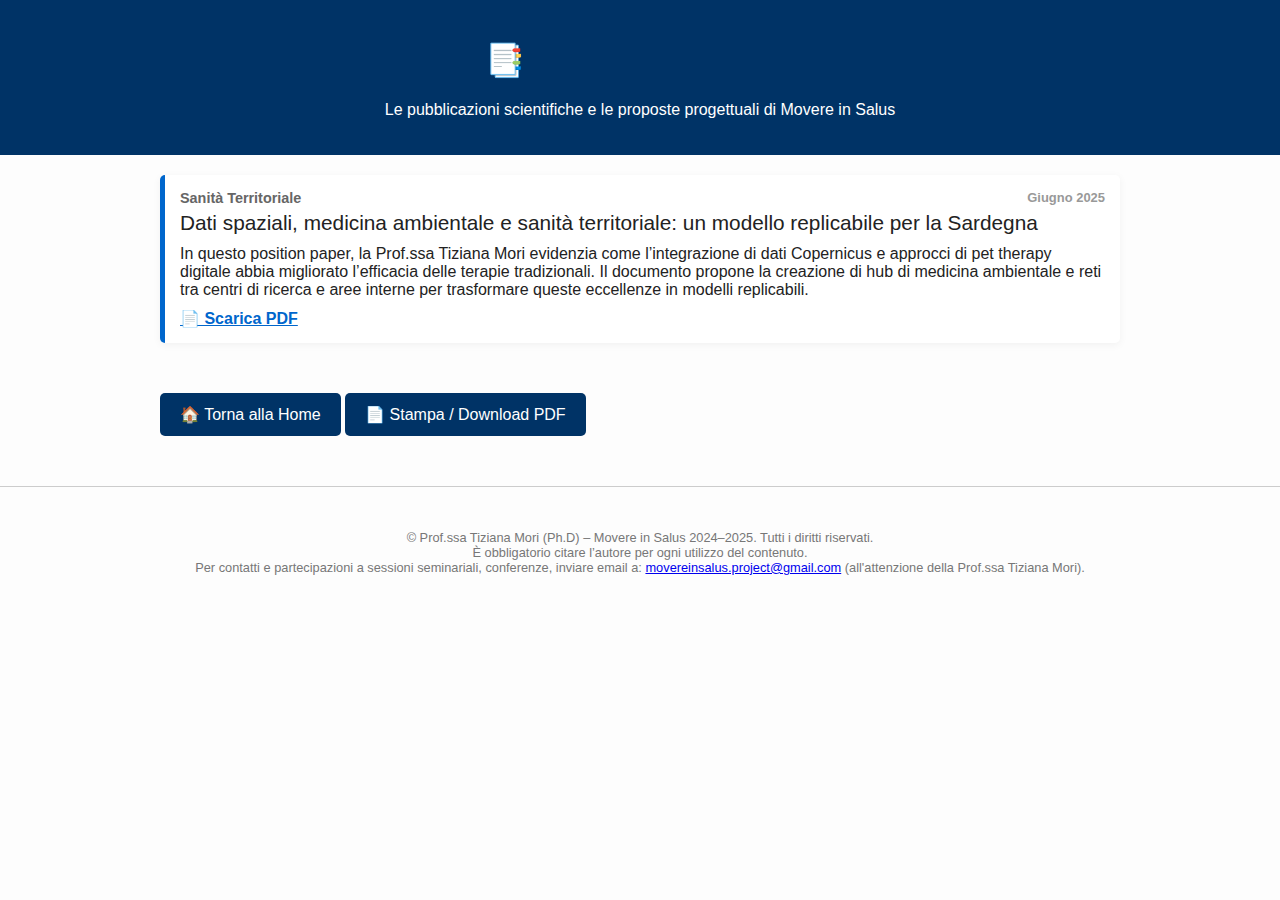
<file: paper.html>
<!DOCTYPE html>
<html lang="it">
<head>
  <meta charset="UTF-8" />
  <meta name="viewport" content="width=device-width, initial-scale=1.0"/>
  <title>Paper e Proposal – Movere in Salus</title>
  <style>
    body {
      font-family: 'Segoe UI', sans-serif;
      background: #fdfdfd;
      color: #222;
      margin: 0;
      padding: 0;
    }
    header {
      background-color: #003366;
      color: white;
      padding: 20px;
      text-align: center;
    }
    main {
      max-width: 960px;
      margin: 0 auto;
      padding: 20px;
    }
    h1, h2 {
      color: #003366;
    }
    .card {
      background: #ffffff;
      border-left: 5px solid #0066cc;
      margin-bottom: 20px;
      padding: 15px;
      border-radius: 5px;
      box-shadow: 0 2px 8px rgba(0,0,0,0.05);
    }
    .card:hover {
      background-color: #f0f8ff;
    }
    .category {
      font-weight: bold;
      color: #666;
      font-size: 0.9em;
    }
    .date {
      float: right;
      color: #999;
      font-size: 0.9em;
    }
    .card-title {
      margin: 5px 0 10px;
      font-size: 1.3em;
    }
    .card p {
      margin: 10px 0;
    }
    .card a {
      color: #0066cc;
      font-weight: bold;
    }
    footer {
      text-align: center;
      padding: 30px;
      font-size: 0.8em;
      color: #777;
      border-top: 1px solid #ccc;
      margin-top: 30px;
    }
    .cta-button {
      display: inline-block;
      background-color: #003366;
      color: white;
      padding: 12px 20px;
      margin-top: 30px;
      text-decoration: none;
      border-radius: 5px;
    }
    .cta-button:hover {
      background-color: #0055a5;
    }
    @media print {
      body {
        background: white !important;
        color: black !important;
      }
      a {
        color: black !important;
        text-decoration: underline;
      }
      .cta-button, header, footer {
        display: none !important;
      }
      .card {
        border: none !important;
        box-shadow: none !important;
      }
      .date {
        float: none !important;
        display: block;
        margin-bottom: 5px;
      }
      main {
        padding: 0;
        max-width: 100%;
      }
    }
  </style>
</head>
<body>

  <header>
    <h1>📑 Paper e Proposal</h1>
    <p>Le pubblicazioni scientifiche e le proposte progettuali di Movere in Salus</p>
  </header>

  <main>
    <!-- Esempio di paper/proposal -->
    <div class="card">
      <div class="category">Sanità Territoriale<span class="date">Giugno 2025</span></div>
      <div class="card-title">Dati spaziali, medicina ambientale e sanità territoriale: un modello replicabile per la Sardegna</div>
      <p>
        In questo position paper, la Prof.ssa Tiziana Mori evidenzia come l’integrazione di dati Copernicus e approcci di pet therapy digitale abbia migliorato l’efficacia delle terapie tradizionali. Il documento propone la creazione di hub di medicina ambientale e reti tra centri di ricerca e aree interne per trasformare queste eccellenze in modelli replicabili.
      </p>
      <a href="papers/position-paper.pdf" target="_blank">📄 Scarica PDF</a>
    </div>

    <!-- Puoi aggiungere ulteriori paper qui, seguendo lo stesso template -->

    <a href="index.html" class="cta-button">🏠 Torna alla Home</a>
    <a href="#" class="cta-button" onclick="window.print()">📄 Stampa / Download PDF</a>
  </main>

  <footer>
    <p>© Prof.ssa Tiziana Mori (Ph.D) – Movere in Salus 2024–2025. Tutti i diritti riservati. <br>
    È obbligatorio citare l’autore per ogni utilizzo del contenuto. <br>
    Per contatti e partecipazioni a sessioni seminariali, conferenze, inviare email a: <a href="mailto:movereinsalus.project@gmail.com">movereinsalus.project@gmail.com</a> (all'attenzione della Prof.ssa Tiziana Mori).</p>
  </footer>

</body>
</html>
</file>
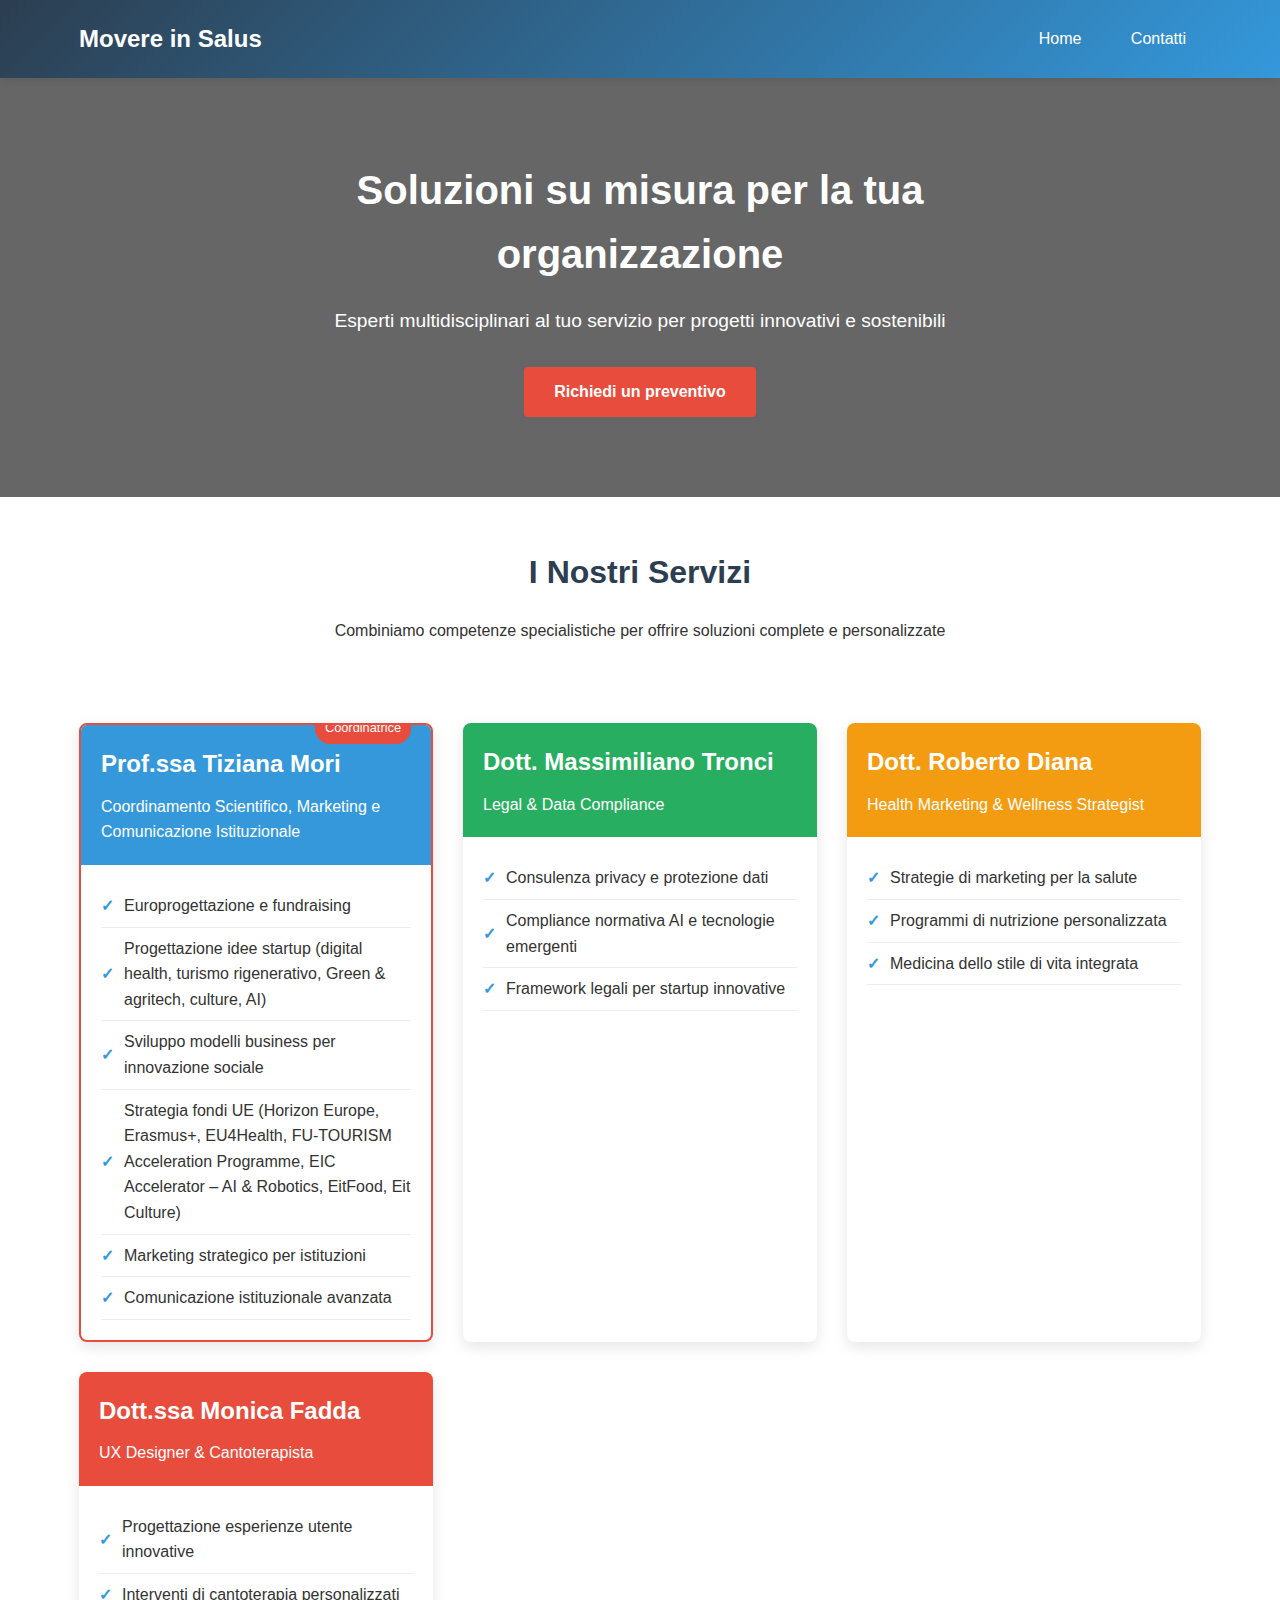
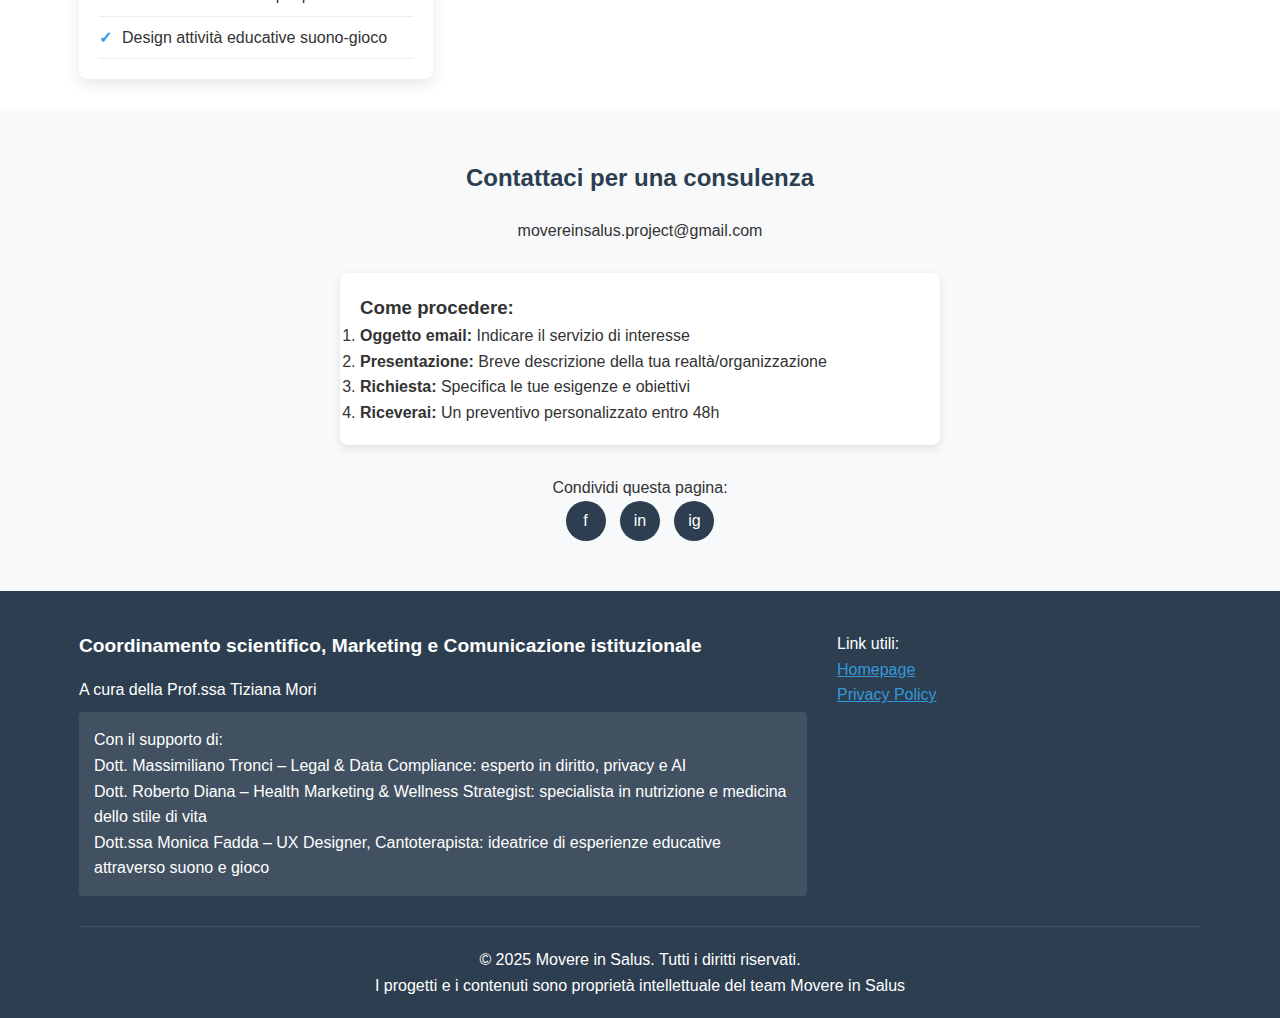
<file: servizi.html>
<!DOCTYPE html>
<html lang="it">
<head>
  <meta charset="UTF-8">
  <meta name="viewport" content="width=device-width, initial-scale=1.0">
  <title>Servizi - Movere in Salus</title>
  <style>
    :root {
      --primary: #3498db;
      --secondary: #2c3e50;
      --accent1: #e74c3c;
      --accent2: #27ae60;
      --accent3: #f39c12;
      --light: #f8f9fa;
      --dark: #343a40;
    }
    
    * {
      margin: 0;
      padding: 0;
      box-sizing: border-box;
      font-family: 'Segoe UI', Tahoma, Geneva, Verdana, sans-serif;
    }
    
    body {
      line-height: 1.6;
      color: #333;
    }
    
    .container {
      width: 90%;
      max-width: 1200px;
      margin: 0 auto;
      padding: 0 15px;
    }
    
    /* Header */
    header {
      background: linear-gradient(135deg, var(--secondary), var(--primary));
      color: white;
      padding: 20px 0;
      box-shadow: 0 2px 10px rgba(0,0,0,0.1);
    }
    
    .header-content {
      display: flex;
      justify-content: space-between;
      align-items: center;
    }
    
    .logo h1 {
      font-size: 1.5rem;
    }
    
    .nav-buttons a {
      color: white;
      text-decoration: none;
      margin-left: 15px;
      padding: 8px 15px;
      border-radius: 4px;
      transition: background 0.3s;
    }
    
    .nav-buttons a:hover {
      background: rgba(255,255,255,0.1);
    }
    
    /* Hero Section */
    .hero {
      background: url('https://images.unsplash.com/photo-1521737711867-e3b97375f902?ixlib=rb-4.0.3') center/cover;
      padding: 80px 0;
      text-align: center;
      color: white;
      position: relative;
    }
    
    .hero::before {
      content: '';
      position: absolute;
      top: 0;
      left: 0;
      width: 100%;
      height: 100%;
      background: rgba(0,0,0,0.6);
    }
    
    .hero-content {
      position: relative;
      max-width: 800px;
      margin: 0 auto;
    }
    
    .hero h2 {
      font-size: 2.5rem;
      margin-bottom: 20px;
    }
    
    .hero p {
      font-size: 1.2rem;
      margin-bottom: 30px;
    }
    
    .cta-button {
      background-color: var(--accent1);
      color: white;
      padding: 12px 30px;
      text-decoration: none;
      border-radius: 4px;
      font-weight: bold;
      display: inline-block;
      transition: background 0.3s;
    }
    
    .cta-button:hover {
      background-color: #c0392b;
    }
    
    /* Services Section */
    .services-intro {
      text-align: center;
      padding: 50px 0;
    }
    
    .services-intro h2 {
      font-size: 2rem;
      color: var(--secondary);
      margin-bottom: 20px;
    }
    
    .services-grid {
      display: grid;
      grid-template-columns: repeat(auto-fit, minmax(300px, 1fr));
      gap: 30px;
      padding: 30px 0;
    }
    
    .service-card {
      background: white;
      border-radius: 8px;
      overflow: hidden;
      box-shadow: 0 5px 15px rgba(0,0,0,0.1);
      transition: transform 0.3s;
    }
    
    .service-card:hover {
      transform: translateY(-10px);
    }
    
    .card-header {
      padding: 20px;
      color: white;
    }
    
    .tiziana { background-color: var(--primary); }
    .massimiliano { background-color: var(--accent2); }
    .roberto { background-color: var(--accent3); }
    .monica { background-color: var(--accent1); }
    
    .card-header h3 {
      font-size: 1.5rem;
      margin-bottom: 10px;
    }
    
    .card-body {
      padding: 20px;
    }
    
    .service-list {
      list-style-type: none;
    }
    
    .service-list li {
      padding: 8px 0;
      border-bottom: 1px solid #eee;
      display: flex;
      align-items: center;
    }
    
    .service-list li:before {
      content: "✓";
      color: var(--primary);
      margin-right: 10px;
      font-weight: bold;
    }
    
    .highlight {
      border: 2px solid var(--accent1);
      position: relative;
    }
    
    .highlight-badge {
      position: absolute;
      top: -12px;
      right: 20px;
      background: var(--accent1);
      color: white;
      padding: 5px 10px;
      border-radius: 20px;
      font-size: 0.8rem;
    }
    
    /* Contact Section */
    .contact-section {
      background: var(--light);
      padding: 50px 0;
      text-align: center;
    }
    
    .contact-section h2 {
      color: var(--secondary);
      margin-bottom: 20px;
    }
    
    .contact-steps {
      max-width: 600px;
      margin: 30px auto;
      text-align: left;
      background: white;
      padding: 20px;
      border-radius: 8px;
      box-shadow: 0 3px 10px rgba(0,0,0,0.1);
    }
    
    .social-share {
      margin-top: 20px;
    }
    
    .social-icon {
      display: inline-block;
      width: 40px;
      height: 40px;
      background: var(--secondary);
      color: white;
      border-radius: 50%;
      line-height: 40px;
      margin: 0 5px;
      text-decoration: none;
    }
    
    /* Footer */
    footer {
      background: var(--secondary);
      color: white;
      padding: 40px 0 20px;
    }
    
    .footer-content {
      display: grid;
      grid-template-columns: 2fr 1fr;
      gap: 30px;
    }
    
    .copyright {
      margin-top: 30px;
      text-align: center;
      padding-top: 20px;
      border-top: 1px solid rgba(255,255,255,0.1);
    }
    
    .team-highlight {
      font-weight: bold;
      font-size: 1.2rem;
      margin-bottom: 15px;
    }
    
    .other-team {
      background: rgba(255,255,255,0.1);
      padding: 15px;
      border-radius: 4px;
      margin-top: 10px;
    }
    
    /* Responsive */
    @media (max-width: 768px) {
      .header-content {
        flex-direction: column;
      }
      
      .nav-buttons {
        margin-top: 15px;
      }
      
      .footer-content {
        grid-template-columns: 1fr;
      }
    }
    
    @media print {
      .nav-buttons, .social-share, .cta-button {
        display: none;
      }
    }
  </style>
</head>
<body>
  <!-- Header -->
  <header>
    <div class="container header-content">
      <div class="logo">
        <h1>Movere in Salus</h1>
      </div>
      <div class="nav-buttons">
        <a href="https://tizym.github.io/movere-in-salus/">Home</a>
        <a href="#contact">Contatti</a>
      </div>
    </div>
  </header>

  <!-- Hero Section -->
  <section class="hero">
    <div class="container hero-content">
      <h2>Soluzioni su misura per la tua organizzazione</h2>
      <p>Esperti multidisciplinari al tuo servizio per progetti innovativi e sostenibili</p>
      <a href="#contact" class="cta-button">Richiedi un preventivo</a>
    </div>
  </section>

  <!-- Services Intro -->
  <section class="services-intro">
    <div class="container">
      <h2>I Nostri Servizi</h2>
      <p>Combiniamo competenze specialistiche per offrire soluzioni complete e personalizzate</p>
    </div>
  </section>

  <!-- Services Grid -->
  <section class="container">
    <div class="services-grid">
      <!-- Tiziana Mori - Highlighted -->
      <div class="service-card highlight">
        <div class="card-header tiziana">
          <h3>Prof.ssa Tiziana Mori</h3>
          <p>Coordinamento Scientifico, Marketing e Comunicazione Istituzionale</p>
          <span class="highlight-badge">Coordinatrice</span>
        </div>
        <div class="card-body">
          <ul class="service-list">
            <li>Europrogettazione e fundraising</li>
            <li>Progettazione idee startup (digital health, turismo rigenerativo, Green & agritech, culture, AI)</li>
            <li>Sviluppo modelli business per innovazione sociale</li>
            <li>Strategia fondi UE (Horizon Europe, Erasmus+, EU4Health, FU-TOURISM Acceleration Programme, EIC Accelerator – AI & Robotics, EitFood, Eit Culture)</li>
            <li>Marketing strategico per istituzioni</li>
            <li>Comunicazione istituzionale avanzata</li>
          </ul>
        </div>
      </div>

      <!-- Massimiliano Tronci -->
      <div class="service-card">
        <div class="card-header massimiliano">
          <h3>Dott. Massimiliano Tronci</h3>
          <p>Legal & Data Compliance</p>
        </div>
        <div class="card-body">
          <ul class="service-list">
            <li>Consulenza privacy e protezione dati</li>
            <li>Compliance normativa AI e tecnologie emergenti</li>
            <li>Framework legali per startup innovative</li>
          </ul>
        </div>
      </div>

      <!-- Roberto Diana -->
      <div class="service-card">
        <div class="card-header roberto">
          <h3>Dott. Roberto Diana</h3>
          <p>Health Marketing & Wellness Strategist</p>
        </div>
        <div class="card-body">
          <ul class="service-list">
            <li>Strategie di marketing per la salute</li>
            <li>Programmi di nutrizione personalizzata</li>
            <li>Medicina dello stile di vita integrata</li>
          </ul>
        </div>
      </div>

      <!-- Monica Fadda -->
      <div class="service-card">
        <div class="card-header monica">
          <h3>Dott.ssa Monica Fadda</h3>
          <p>UX Designer & Cantoterapista</p>
        </div>
        <div class="card-body">
          <ul class="service-list">
            <li>Progettazione esperienze utente innovative</li>
            <li>Interventi di cantoterapia personalizzati</li>
            <li>Design attività educative suono-gioco</li>
          </ul>
        </div>
      </div>
    </div>
  </section>

  <!-- Contact Section -->
  <section id="contact" class="contact-section">
    <div class="container">
      <h2>Contattaci per una consulenza</h2>
      <p>movereinsalus.project@gmail.com</p>
      
      <div class="contact-steps">
        <h3>Come procedere:</h3>
        <ol>
          <li><strong>Oggetto email:</strong> Indicare il servizio di interesse</li>
          <li><strong>Presentazione:</strong> Breve descrizione della tua realtà/organizzazione</li>
          <li><strong>Richiesta:</strong> Specifica le tue esigenze e obiettivi</li>
          <li><strong>Riceverai:</strong> Un preventivo personalizzato entro 48h</li>
        </ol>
      </div>
      
      <div class="social-share">
        <p>Condividi questa pagina:</p>
        <a href="#" class="social-icon">f</a> <!-- Facebook -->
        <a href="#" class="social-icon">in</a> <!-- LinkedIn -->
        <a href="#" class="social-icon">ig</a> <!-- Instagram -->
      </div>
    </div>
  </section>

  <!-- Footer -->
  <footer>
    <div class="container">
      <div class="footer-content">
        <div>
          <p class="team-highlight">Coordinamento scientifico, Marketing e Comunicazione istituzionale</p>
          <p>A cura della Prof.ssa Tiziana Mori</p>
          
          <div class="other-team">
            <p>Con il supporto di:</p>
            <p>Dott. Massimiliano Tronci – Legal & Data Compliance: esperto in diritto, privacy e AI</p>
            <p>Dott. Roberto Diana – Health Marketing & Wellness Strategist: specialista in nutrizione e medicina dello stile di vita</p>
            <p>Dott.ssa Monica Fadda – UX Designer, Cantoterapista: ideatrice di esperienze educative attraverso suono e gioco</p>
          </div>
        </div>
        
        <div>
          <p>Link utili:</p>
          <p><a href="https://tizym.github.io/movere-in-salus/" style="color: #3498db;">Homepage</a></p>
          <p><a href="#" style="color: #3498db;">Privacy Policy</a></p>
        </div>
      </div>
      
      <div class="copyright">
        <p>&copy; 2025 Movere in Salus. Tutti i diritti riservati.</p>
        <p>I progetti e i contenuti sono proprietà intellettuale del team Movere in Salus</p>
      </div>
    </div>
  </footer>
</body>
</html>
</file>
<file: addon.css>
/* Pulsante Torna su */
#scrollTopBtn {
  display: none;
  position: fixed;
  bottom: 20px;
  right: 30px;
  z-index: 99;
  font-size: 16px;
  border: none;
  outline: none;
  background-color: #0055a5;
  color: white;
  cursor: pointer;
  padding: 12px 18px;
  border-radius: 50px;
}
#scrollTopBtn:hover {
  background-color: #0074d9;
}

/* Ottimizzazione Mobile */
@media screen and (max-width: 768px) {
  body {
    font-size: 16px;
    padding: 10px;
  }
  section {
    padding: 15px;
  }
  .solution-diagram {
    flex-direction: column;
    align-items: flex-start;
  }
}

/* Miglioramenti accessibilità */
a:focus, button:focus {
  outline: 3px solid #ffcc00;
  outline-offset: 2px;
}
img {
  max-width: 100%;
  height: auto;
}
</file>
